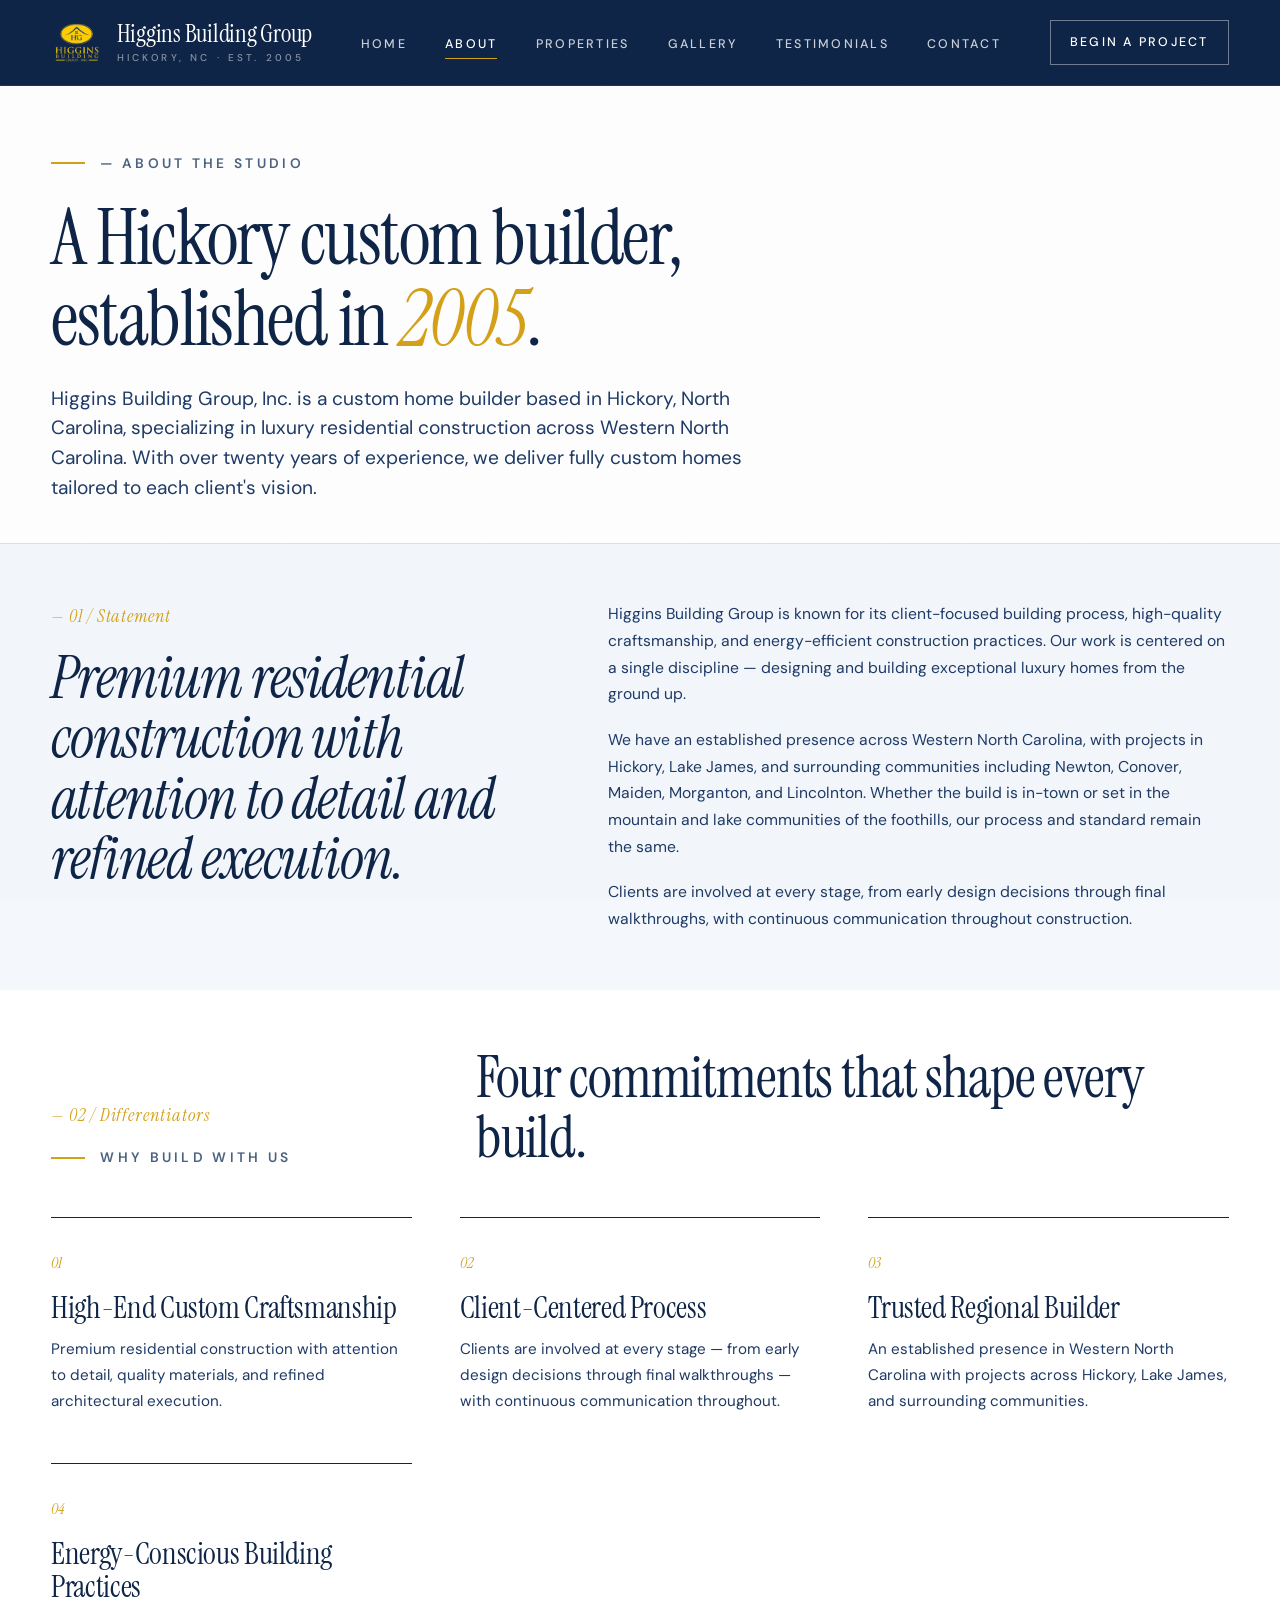
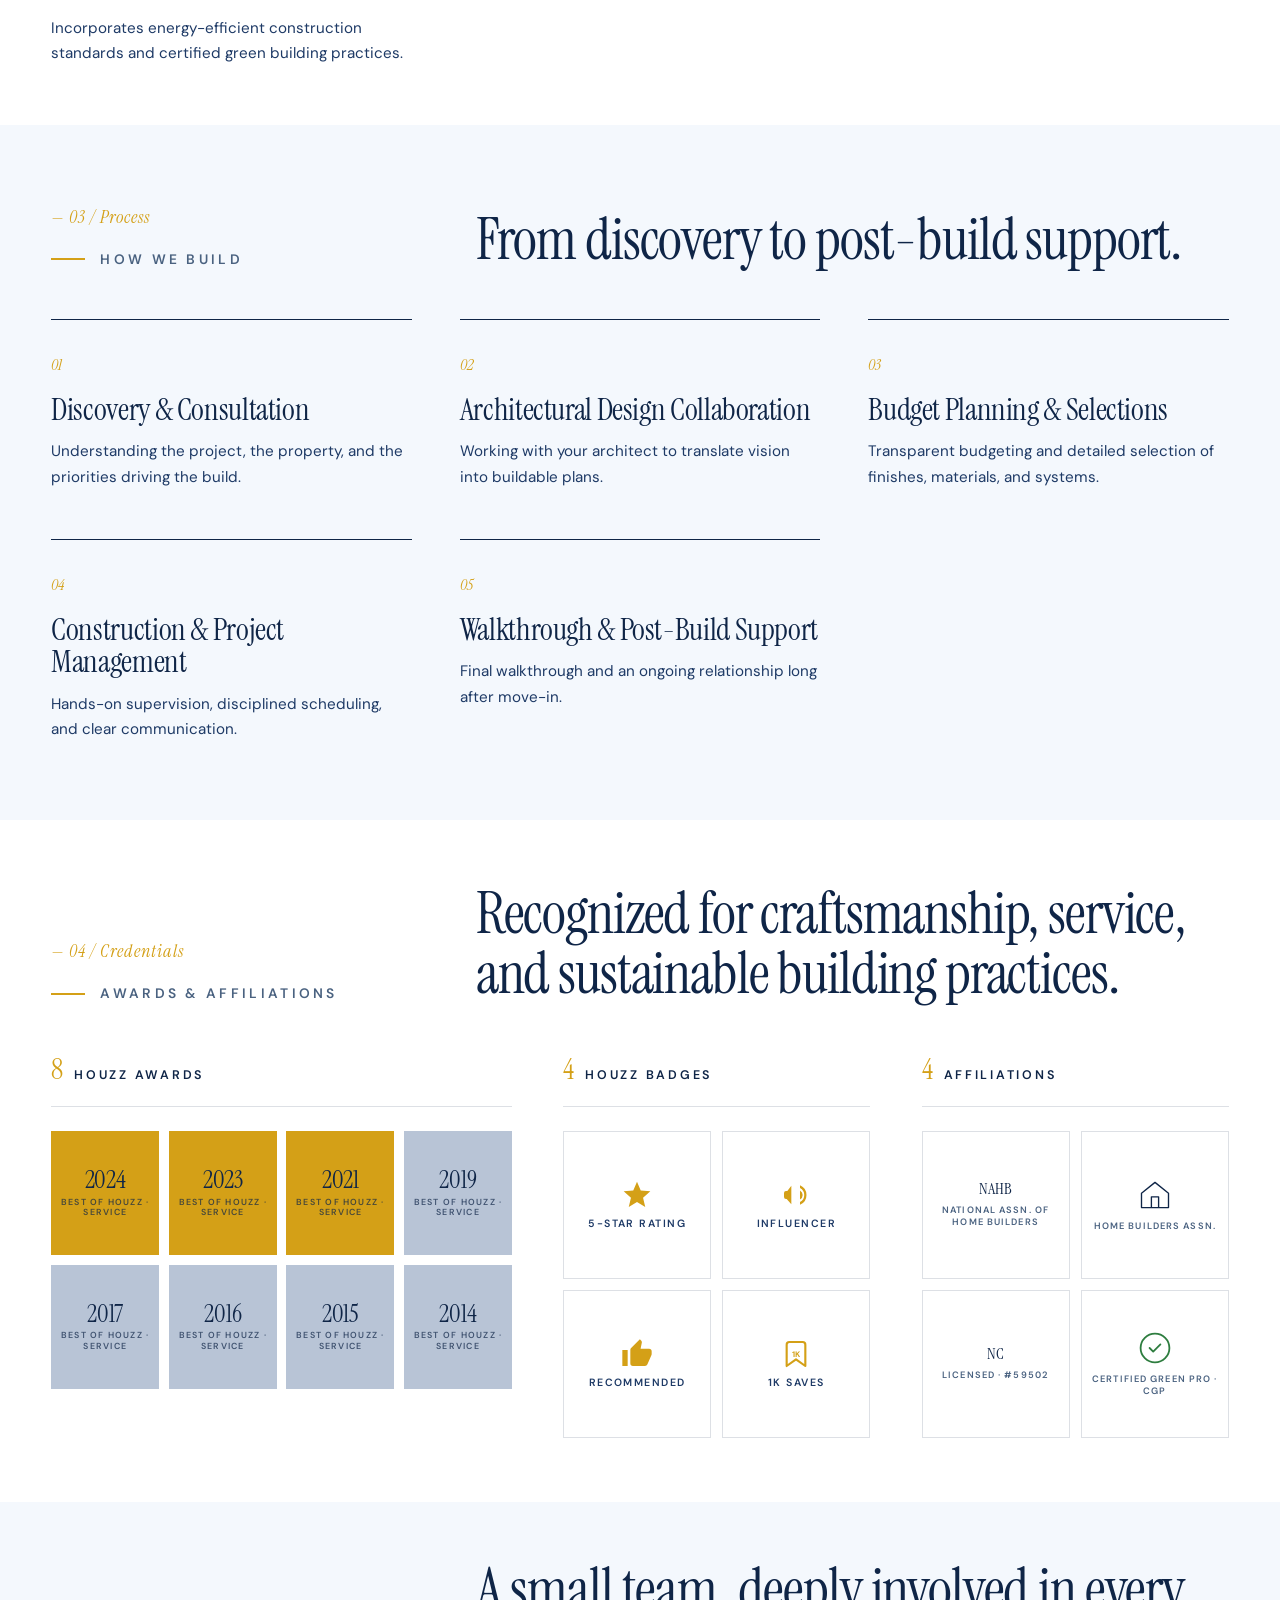
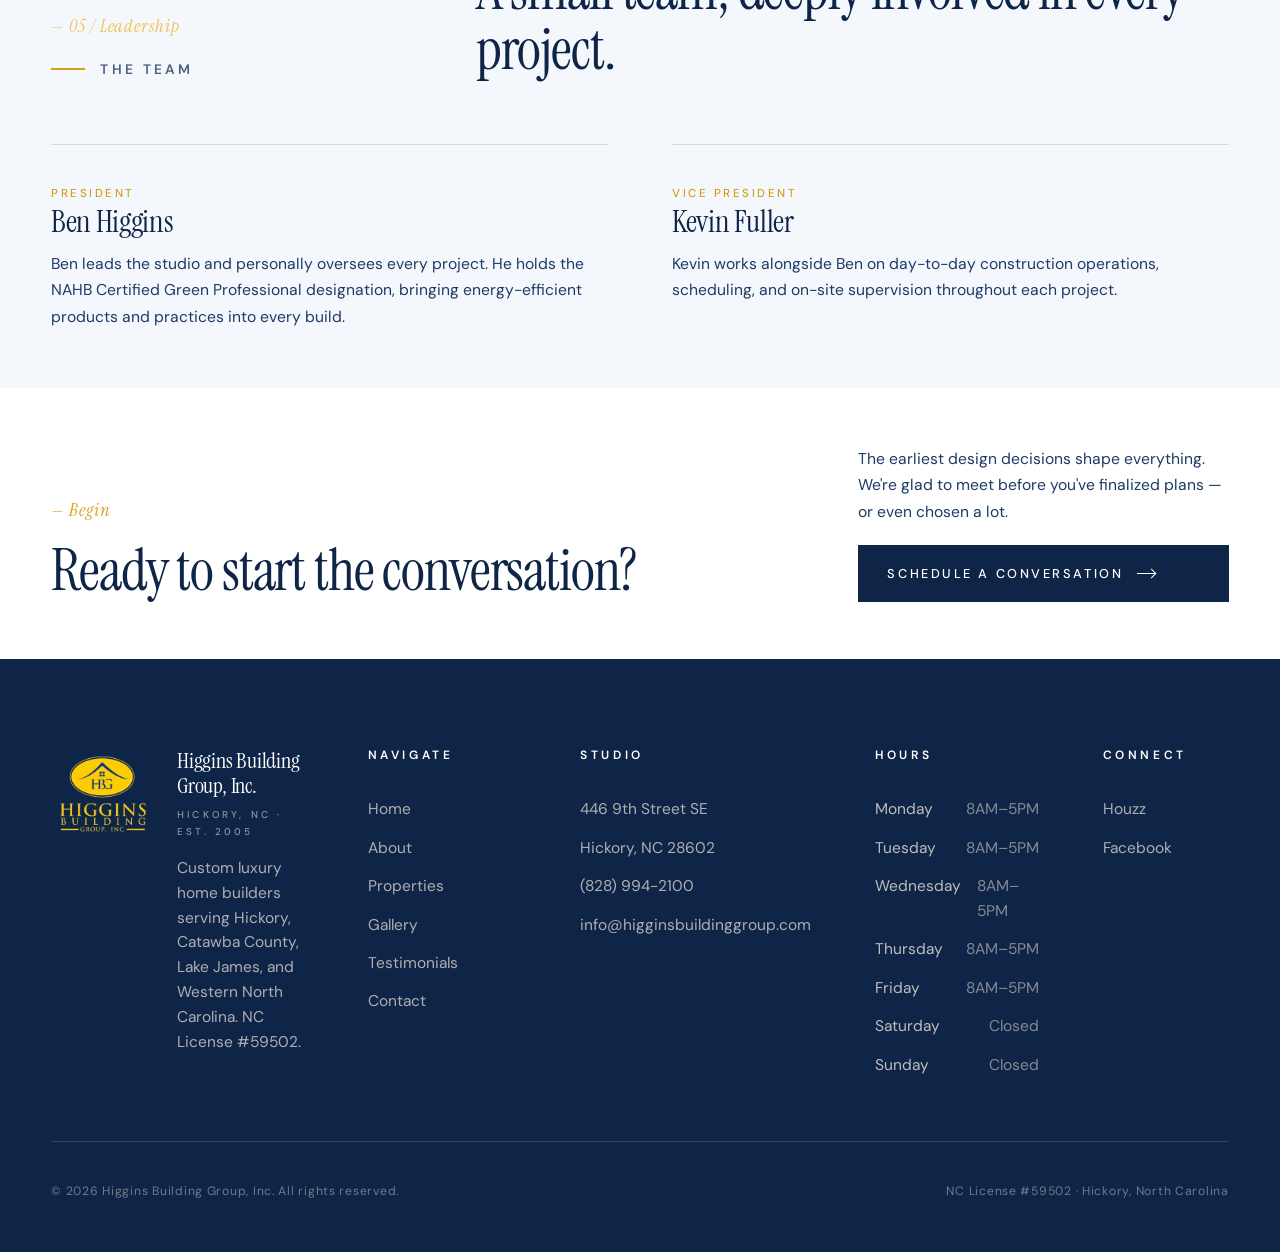
<file: about.html>
<!DOCTYPE html>
<html lang="en">
<head>
    <meta charset="UTF-8">
    <meta name="viewport" content="width=device-width, initial-scale=1.0">
    <meta name="description" content="About Higgins Building Group, Inc. — a Hickory-based custom luxury home builder established in 2005, serving Western North Carolina.">
    <title>About · Higgins Building Group, Inc.</title>
    <link rel="stylesheet" href="styles.css">
    <link rel="icon" type="image/png" href="favicon.png">
    <link rel="apple-touch-icon" href="favicon.png">
    <link rel="preconnect" href="https://fonts.googleapis.com">
    <link rel="preconnect" href="https://fonts.gstatic.com" crossorigin>
</head>
<body>

<nav class="nav" aria-label="Primary">
    <div class="nav-inner">
        <a href="index.html" class="brand">
            <img src="hbglogo.png" alt="" class="brand-logo">
            <span class="brand-text">
                <span class="brand-mark">Higgins Building Group</span>
                <span class="brand-sub">Hickory, NC · Est. 2005</span>
            </span>
        </a>
        <button class="nav-toggle" aria-label="Toggle navigation" aria-expanded="false"><span></span><span></span><span></span></button>
        <ul class="nav-links">
            <li><a href="index.html">Home</a></li>
            <li><a href="about.html" class="active">About</a></li>
            <li><a href="properties.html">Properties</a></li>
            <li><a href="portfolio.html">Gallery</a></li>
            <li><a href="testimonials.html">Testimonials</a></li>
            <li><a href="contact.html">Contact</a></li>
        </ul>
        <a href="contact.html" class="nav-cta">Begin a Project</a>
    </div>
</nav>

<header class="page-hero">
    <div class="container reveal-stagger">
        <span class="eyebrow">— About the Studio</span>
        <h1>A Hickory custom builder,<br>established in <em>2005</em>.</h1>
        <p class="lede">Higgins Building Group, Inc. is a custom home builder based in Hickory, North Carolina, specializing in luxury residential construction across Western North Carolina. With over twenty years of experience, we deliver fully custom homes tailored to each client's vision.</p>
    </div>
</header>

<section class="about-statement section-alt">
    <div class="container">
        <div class="about-statement-grid reveal">
            <div class="left">
                <span class="numeral">— 01 / Statement</span>
                <h2 style="margin-top: 1rem;">Premium residential construction with attention to detail and refined execution.</h2>
            </div>
            <div class="right">
                <p>Higgins Building Group is known for its client-focused building process, high-quality craftsmanship, and energy-efficient construction practices. Our work is centered on a single discipline — designing and building exceptional luxury homes from the ground up.</p>
                <p>We have an established presence across Western North Carolina, with projects in Hickory, Lake James, and surrounding communities including Newton, Conover, Maiden, Morganton, and Lincolnton. Whether the build is in-town or set in the mountain and lake communities of the foothills, our process and standard remain the same.</p>
                <p>Clients are involved at every stage, from early design decisions through final walkthroughs, with continuous communication throughout construction.</p>
            </div>
        </div>
    </div>
</section>

<section class="principles">
    <div class="container">
        <div class="section-head reveal">
            <div class="left">
                <span class="numeral">— 02 / Differentiators</span>
                <span class="eyebrow">Why Build With Us</span>
            </div>
            <h2>Four commitments that shape every build.</h2>
        </div>
        <div class="principle-grid reveal-stagger">
            <div class="principle">
                <span class="num">01</span>
                <h3>High-End Custom Craftsmanship</h3>
                <p>Premium residential construction with attention to detail, quality materials, and refined architectural execution.</p>
            </div>
            <div class="principle">
                <span class="num">02</span>
                <h3>Client-Centered Process</h3>
                <p>Clients are involved at every stage — from early design decisions through final walkthroughs — with continuous communication throughout.</p>
            </div>
            <div class="principle">
                <span class="num">03</span>
                <h3>Trusted Regional Builder</h3>
                <p>An established presence in Western North Carolina with projects across Hickory, Lake James, and surrounding communities.</p>
            </div>
            <div class="principle">
                <span class="num">04</span>
                <h3>Energy-Conscious Building Practices</h3>
                <p>Incorporates energy-efficient construction standards and certified green building practices.</p>
            </div>
        </div>
    </div>
</section>

<section class="section section-alt">
    <div class="container">
        <div class="section-head reveal">
            <div class="left">
                <span class="numeral">— 03 / Process</span>
                <span class="eyebrow">How We Build</span>
            </div>
            <h2>From discovery to post-build support.</h2>
        </div>
        <div class="principle-grid reveal-stagger">
            <div class="principle">
                <span class="num">01</span>
                <h3>Discovery &amp; Consultation</h3>
                <p>Understanding the project, the property, and the priorities driving the build.</p>
            </div>
            <div class="principle">
                <span class="num">02</span>
                <h3>Architectural Design Collaboration</h3>
                <p>Working with your architect to translate vision into buildable plans.</p>
            </div>
            <div class="principle">
                <span class="num">03</span>
                <h3>Budget Planning &amp; Selections</h3>
                <p>Transparent budgeting and detailed selection of finishes, materials, and systems.</p>
            </div>
            <div class="principle">
                <span class="num">04</span>
                <h3>Construction &amp; Project Management</h3>
                <p>Hands-on supervision, disciplined scheduling, and clear communication.</p>
            </div>
            <div class="principle">
                <span class="num">05</span>
                <h3>Walkthrough &amp; Post-Build Support</h3>
                <p>Final walkthrough and an ongoing relationship long after move-in.</p>
            </div>
        </div>
    </div>
</section>

<section class="section credentials">
    <div class="container">
        <div class="section-head reveal">
            <div class="left">
                <span class="numeral">— 04 / Credentials</span>
                <span class="eyebrow">Awards &amp; Affiliations</span>
            </div>
            <h2>Recognized for craftsmanship, service, and sustainable building practices.</h2>
        </div>

        <div class="credentials-grid reveal-stagger">

            <!-- Houzz Awards -->
            <div class="cred-block">
                <div class="cred-head">
                    <span class="cred-count">8</span>
                    <span class="cred-title">Houzz Awards</span>
                </div>
                <div class="cred-awards">
                    <div class="cred-award gold"><span class="yr">2024</span><span class="lbl">Best of Houzz · Service</span></div>
                    <div class="cred-award gold"><span class="yr">2023</span><span class="lbl">Best of Houzz · Service</span></div>
                    <div class="cred-award gold"><span class="yr">2021</span><span class="lbl">Best of Houzz · Service</span></div>
                    <div class="cred-award silver"><span class="yr">2019</span><span class="lbl">Best of Houzz · Service</span></div>
                    <div class="cred-award silver"><span class="yr">2017</span><span class="lbl">Best of Houzz · Service</span></div>
                    <div class="cred-award silver"><span class="yr">2016</span><span class="lbl">Best of Houzz · Service</span></div>
                    <div class="cred-award silver"><span class="yr">2015</span><span class="lbl">Best of Houzz · Service</span></div>
                    <div class="cred-award silver"><span class="yr">2014</span><span class="lbl">Best of Houzz · Service</span></div>
                </div>
            </div>

            <!-- Houzz Badges -->
            <div class="cred-block">
                <div class="cred-head">
                    <span class="cred-count">4</span>
                    <span class="cred-title">Houzz Badges</span>
                </div>
                <div class="cred-badges">
                    <div class="cred-badge">
                        <span class="icon">
                            <svg viewBox="0 0 24 24" fill="currentColor"><path d="M12 17.27 18.18 21l-1.64-7.03L22 9.24l-7.19-.61L12 2 9.19 8.63 2 9.24l5.46 4.73L5.82 21z"/></svg>
                        </span>
                        <span class="name">5-Star Rating</span>
                    </div>
                    <div class="cred-badge">
                        <span class="icon">
                            <svg viewBox="0 0 24 24" fill="currentColor"><path d="M3 10.5v3a1.5 1.5 0 0 0 1.5 1.5h.5l3.5 4V5L5.5 9H4.5A1.5 1.5 0 0 0 3 10.5zm14 1.5a4 4 0 0 0-2-3.46v6.92A4 4 0 0 0 17 12zm-2-7.36v2.06a6 6 0 0 1 0 10.6v2.06A8 8 0 0 0 15 4.64z"/></svg>
                        </span>
                        <span class="name">Influencer</span>
                    </div>
                    <div class="cred-badge">
                        <span class="icon">
                            <svg viewBox="0 0 24 24" fill="currentColor"><path d="M1 21h4V9H1zM23 10a2 2 0 0 0-2-2h-6.31l.95-4.57.03-.32a1.5 1.5 0 0 0-.44-1.06L14.17 1 7.59 7.58A1.99 1.99 0 0 0 7 9v10a2 2 0 0 0 2 2h9a2 2 0 0 0 1.84-1.22l3.02-7.05c.09-.23.14-.47.14-.73z"/></svg>
                        </span>
                        <span class="name">Recommended</span>
                    </div>
                    <div class="cred-badge">
                        <span class="icon">
                            <svg viewBox="0 0 24 24" fill="none" stroke="currentColor" stroke-width="1.6" stroke-linecap="round" stroke-linejoin="round"><path d="M19 21l-7-5-7 5V5a2 2 0 0 1 2-2h10a2 2 0 0 1 2 2z"/><text x="12" y="14" text-anchor="middle" font-size="6" font-weight="700" fill="currentColor" stroke="none">1K</text></svg>
                        </span>
                        <span class="name">1K Saves</span>
                    </div>
                </div>
            </div>

            <!-- Affiliations -->
            <div class="cred-block">
                <div class="cred-head">
                    <span class="cred-count">4</span>
                    <span class="cred-title">Affiliations</span>
                </div>
                <div class="cred-affiliations">
                    <div class="cred-aff" title="National Association of Home Builders">
                        <span class="abbr">NAHB</span>
                        <span class="full">National Assn. of Home Builders</span>
                    </div>
                    <div class="cred-aff" title="Catawba Valley Home Builders Association">
                        <span class="icon">
                            <svg viewBox="0 0 40 40" fill="none" stroke="currentColor" stroke-width="1.5" stroke-linejoin="round"><path d="M5 18 L20 6 L35 18 L35 34 L5 34 Z"/><path d="M16 34 L16 22 L24 22 L24 34"/></svg>
                        </span>
                        <span class="full">Home Builders Assn.</span>
                    </div>
                    <div class="cred-aff" title="Licensed in North Carolina">
                        <span class="abbr">NC</span>
                        <span class="full">Licensed · #59502</span>
                    </div>
                    <div class="cred-aff" title="Certified Green Professional">
                        <span class="icon" style="color: #2E7D3F;">
                            <svg viewBox="0 0 40 40" fill="none" stroke="currentColor" stroke-width="2"><circle cx="20" cy="20" r="16"/><path d="M14 20l4 4 8-8" stroke-linecap="round" stroke-linejoin="round"/></svg>
                        </span>
                        <span class="full">Certified Green Pro · CGP</span>
                    </div>
                </div>
            </div>

        </div>
    </div>
</section>

<section class="leadership section-alt">
    <div class="container">
        <div class="section-head reveal">
            <div class="left">
                <span class="numeral" style="color: var(--brass-soft);">— 05 / Leadership</span>
                <span class="eyebrow">The Team</span>
            </div>
            <h2>A small team, deeply involved in every project.</h2>
        </div>
        <div class="leader-grid reveal-stagger">
            <article class="leader">
                <span class="role">President</span>
                <h3>Ben Higgins</h3>
                <p>Ben leads the studio and personally oversees every project. He holds the NAHB Certified Green Professional designation, bringing energy-efficient products and practices into every build.</p>
            </article>
            <article class="leader">
                <span class="role">Vice President</span>
                <h3>Kevin Fuller</h3>
                <p>Kevin works alongside Ben on day-to-day construction operations, scheduling, and on-site supervision throughout each project.</p>
            </article>
        </div>
    </div>
</section>

<section class="cta-strip">
    <div class="container">
        <div class="cta-inner reveal">
            <div>
                <span class="numeral">— Begin</span>
                <h2 style="margin-top: 1rem;">Ready to start the conversation?</h2>
            </div>
            <div class="right">
                <p>The earliest design decisions shape everything. We're glad to meet before you've finalized plans — or even chosen a lot.</p>
                <a href="contact.html" class="btn btn-filled">Schedule a Conversation <span class="arrow"></span></a>
            </div>
        </div>
    </div>
</section>

<footer class="footer">
    <div class="container">
        <div class="footer-grid">
            <div class="brand-block">
                <img src="hbglogo.png" alt="Higgins Building Group logo" class="footer-logo">
                <div class="brand-block-text">
                    <span class="brand-mark">Higgins Building Group, Inc.</span>
                    <span class="brand-sub">Hickory, NC · Est. 2005</span>
                    <p>Custom luxury home builders serving Hickory, Catawba County, Lake James, and Western North Carolina. NC License #59502.</p>
                </div>
            </div>
            <div>
                <h4>Navigate</h4>
                <ul>
                    <li><a href="index.html">Home</a></li>
                    <li><a href="about.html">About</a></li>
                    <li><a href="properties.html">Properties</a></li>
                    <li><a href="portfolio.html">Gallery</a></li>
                    <li><a href="testimonials.html">Testimonials</a></li>
                    <li><a href="contact.html">Contact</a></li>
                </ul>
            </div>
            <div>
                <h4>Studio</h4>
                <ul>
                    <li>446 9th Street SE</li>
                    <li>Hickory, NC 28602</li>
                    <li><a href="tel:+18289942100">(828) 994-2100</a></li>
                    <li><a href="mailto:info@higginsbuildinggroup.com">info@higginsbuildinggroup.com</a></li>
                </ul>
            </div>
            <div>
                <h4>Hours</h4>
                <ul class="hours-list">
                    <li><span class="day">Monday</span><span class="time">8AM–5PM</span></li>
                    <li><span class="day">Tuesday</span><span class="time">8AM–5PM</span></li>
                    <li><span class="day">Wednesday</span><span class="time">8AM–5PM</span></li>
                    <li><span class="day">Thursday</span><span class="time">8AM–5PM</span></li>
                    <li><span class="day">Friday</span><span class="time">8AM–5PM</span></li>
                    <li><span class="day">Saturday</span><span class="time">Closed</span></li>
                    <li><span class="day">Sunday</span><span class="time">Closed</span></li>
                </ul>
            </div>
            <div>
                <h4>Connect</h4>
                <ul>
                    <li><a href="https://www.houzz.com/pro/higginsbuildinggroup/higgins-building-group-inc" target="_blank" rel="noopener">Houzz</a></li>
                    <li><a href="https://www.facebook.com/higginsbuildinggroup" target="_blank" rel="noopener">Facebook</a></li>
                </ul>
            </div>
        </div>
        <div class="footer-base">
            <span>© <span id="year"></span> Higgins Building Group, Inc. All rights reserved.</span>
            <span>NC License #59502 · Hickory, North Carolina</span>
        </div>
    </div>
</footer>

<script>document.getElementById('year').textContent = new Date().getFullYear();</script>
<script src="script.js"></script>
</body>
</html>
</file>
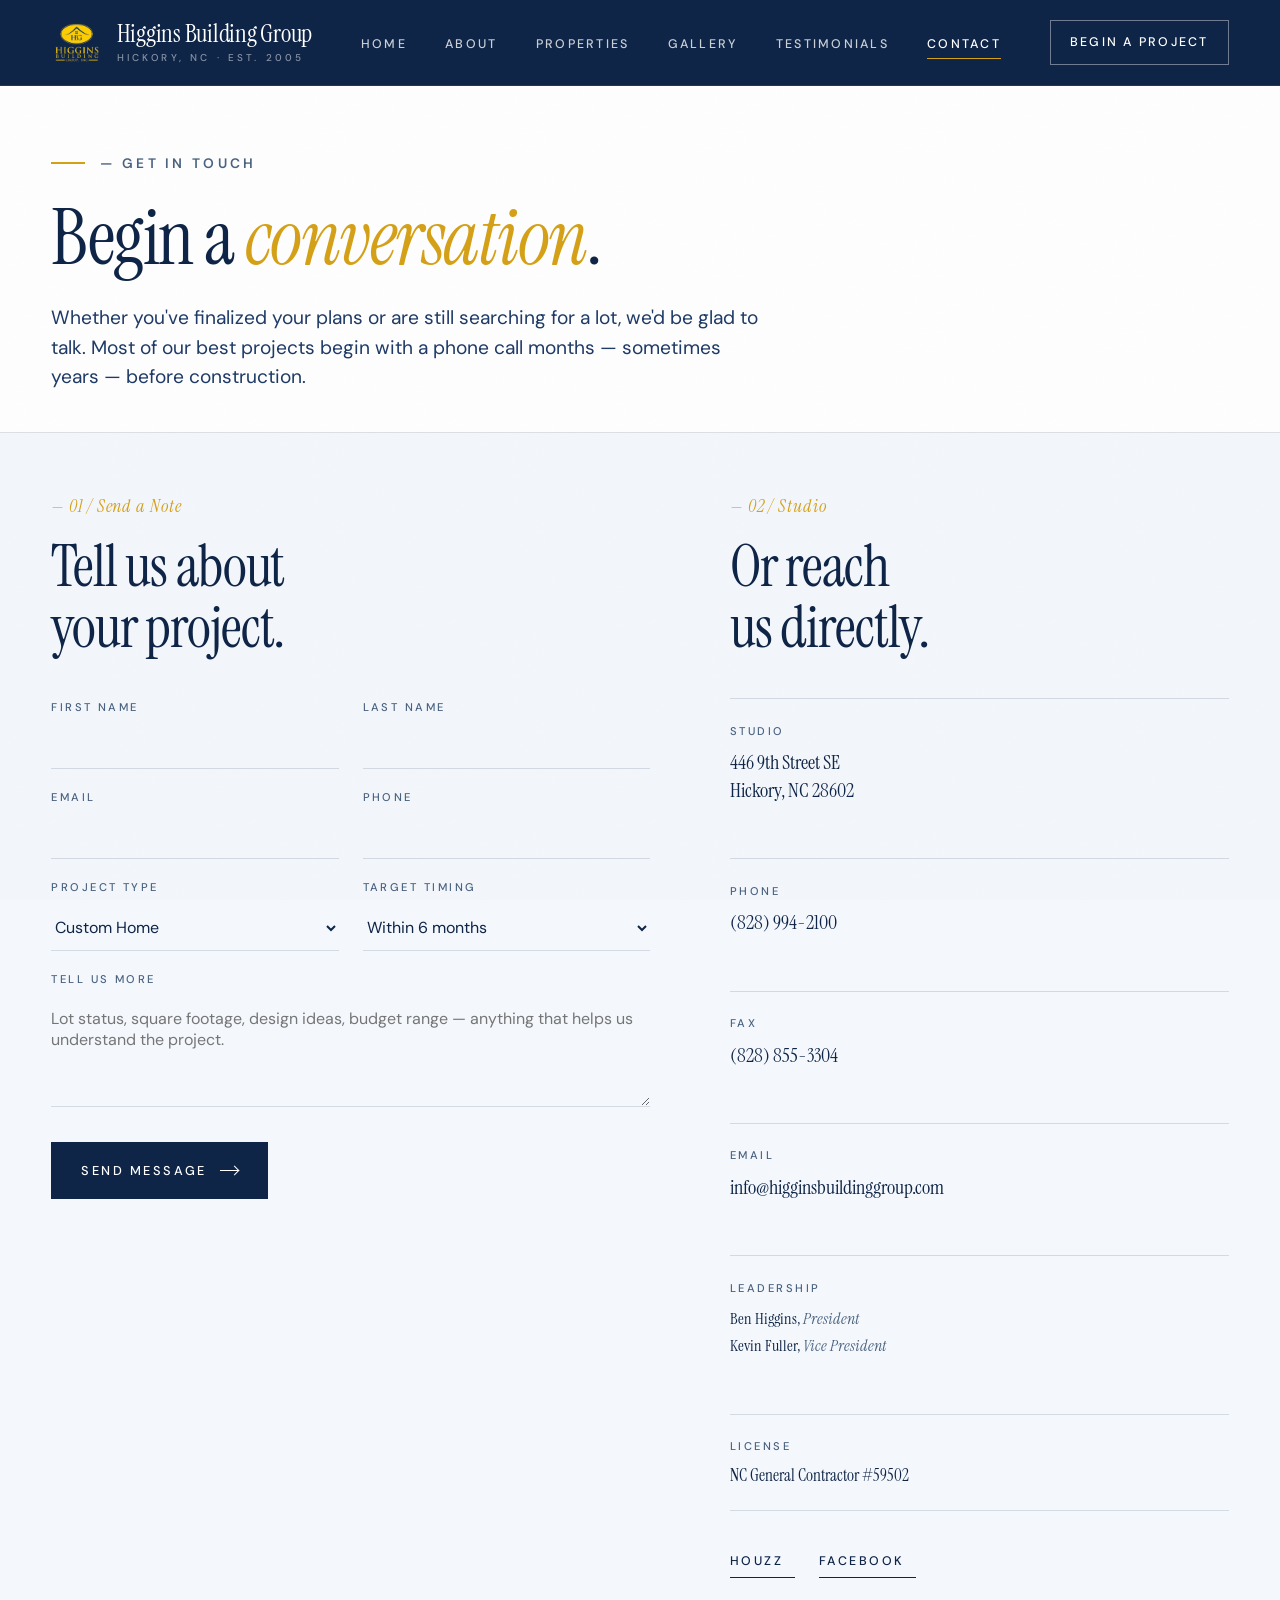
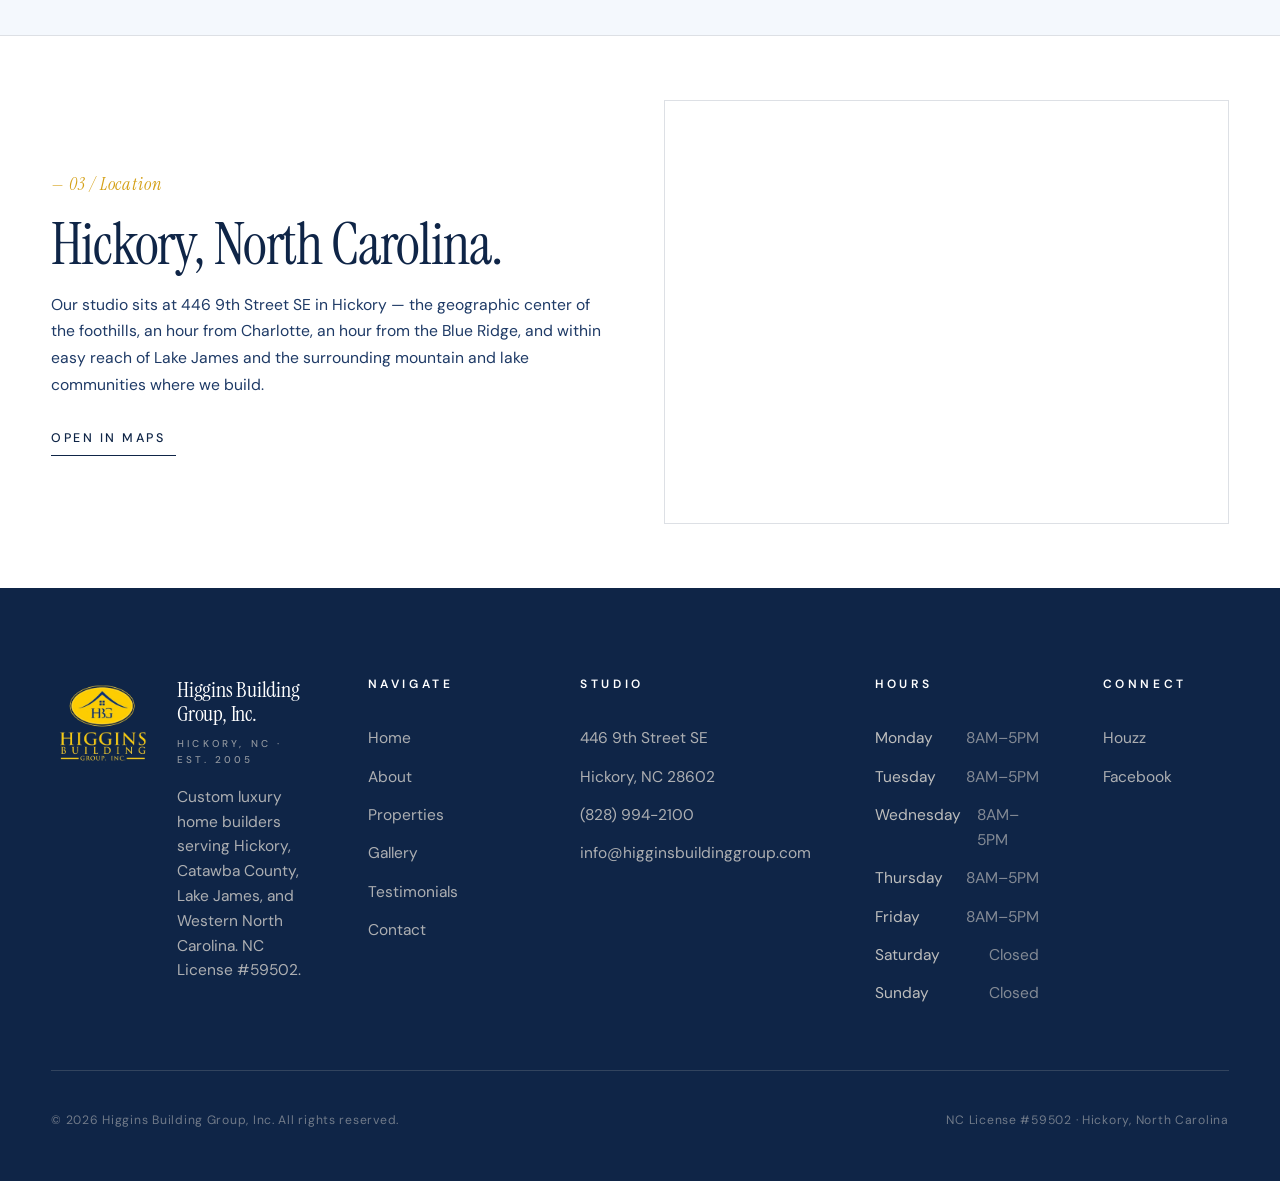
<file: contact.html>
<!DOCTYPE html>
<html lang="en">
<head>
    <meta charset="UTF-8">
    <meta name="viewport" content="width=device-width, initial-scale=1.0">
    <meta name="description" content="Contact Higgins Building Group, Inc. — custom luxury home builders in Hickory, NC. (828) 994-2100 · info@higginsbuildinggroup.com">
    <title>Contact · Higgins Building Group, Inc.</title>
    <link rel="stylesheet" href="styles.css">
    <link rel="icon" type="image/png" href="favicon.png">
    <link rel="apple-touch-icon" href="favicon.png">
    <link rel="preconnect" href="https://fonts.googleapis.com">
    <link rel="preconnect" href="https://fonts.gstatic.com" crossorigin>
</head>
<body>

<nav class="nav" aria-label="Primary">
    <div class="nav-inner">
        <a href="index.html" class="brand">
            <img src="hbglogo.png" alt="" class="brand-logo">
            <span class="brand-text">
                <span class="brand-mark">Higgins Building Group</span>
                <span class="brand-sub">Hickory, NC · Est. 2005</span>
            </span>
        </a>
        <button class="nav-toggle" aria-label="Toggle navigation" aria-expanded="false"><span></span><span></span><span></span></button>
        <ul class="nav-links">
            <li><a href="index.html">Home</a></li>
            <li><a href="about.html">About</a></li>
            <li><a href="properties.html">Properties</a></li>
            <li><a href="portfolio.html">Gallery</a></li>
            <li><a href="testimonials.html">Testimonials</a></li>
            <li><a href="contact.html" class="active">Contact</a></li>
        </ul>
        <a href="contact.html" class="nav-cta">Begin a Project</a>
    </div>
</nav>

<header class="page-hero">
    <div class="container reveal-stagger">
        <span class="eyebrow">— Get In Touch</span>
        <h1>Begin a <em>conversation</em>.</h1>
        <p class="lede">Whether you've finalized your plans or are still searching for a lot, we'd be glad to talk. Most of our best projects begin with a phone call months — sometimes years — before construction.</p>
    </div>
</header>

<section class="section-alt">
    <div class="container">
        <div class="contact-grid">

            <div class="reveal">
                <span class="numeral">— 01 / Send a Note</span>
                <h2 style="margin-top: 1rem; margin-bottom: 2.5rem;">Tell us about<br>your project.</h2>

                <form class="contact-form" novalidate>
                    <div class="field-row">
                        <div class="field">
                            <label for="fname">First Name</label>
                            <input type="text" id="fname" name="fname" required>
                        </div>
                        <div class="field">
                            <label for="lname">Last Name</label>
                            <input type="text" id="lname" name="lname" required>
                        </div>
                    </div>

                    <div class="field-row">
                        <div class="field">
                            <label for="email">Email</label>
                            <input type="email" id="email" name="email" required>
                        </div>
                        <div class="field">
                            <label for="phone">Phone</label>
                            <input type="tel" id="phone" name="phone">
                        </div>
                    </div>

                    <div class="field-row">
                        <div class="field">
                            <label for="type">Project Type</label>
                            <select id="type" name="type">
                                <option>Custom Home</option>
                                <option>Lake or Mountain Home</option>
                                <option>Pool House / Outdoor Living</option>
                                <option>Home Theater / Specialty Build</option>
                                <option>General Contracting</option>
                                <option>Other / Not Sure Yet</option>
                            </select>
                        </div>
                        <div class="field">
                            <label for="timing">Target Timing</label>
                            <select id="timing" name="timing">
                                <option>Within 6 months</option>
                                <option>6–12 months</option>
                                <option>12–24 months</option>
                                <option>Just exploring</option>
                            </select>
                        </div>
                    </div>

                    <div class="field">
                        <label for="msg">Tell Us More</label>
                        <textarea id="msg" name="msg" placeholder="Lot status, square footage, design ideas, budget range — anything that helps us understand the project."></textarea>
                    </div>

                    <div style="margin-top: 1rem;">
                        <button type="submit" class="btn btn-filled">Send Message <span class="arrow"></span></button>
                    </div>
                </form>
            </div>

            <div class="reveal">
                <span class="numeral">— 02 / Studio</span>
                <h2 style="margin-top: 1rem; margin-bottom: 2.5rem;">Or reach<br>us directly.</h2>

                <div class="contact-info">
                    <div class="info-block">
                        <span class="label">Studio</span>
                        <div class="value">446 9th Street SE<br>Hickory, NC 28602</div>
                    </div>
                    <div class="info-block">
                        <span class="label">Phone</span>
                        <div class="value"><a href="tel:+18289942100">(828) 994-2100</a></div>
                    </div>
                    <div class="info-block">
                        <span class="label">Fax</span>
                        <div class="value">(828) 855-3304</div>
                    </div>
                    <div class="info-block">
                        <span class="label">Email</span>
                        <div class="value"><a href="mailto:info@higginsbuildinggroup.com">info@higginsbuildinggroup.com</a></div>
                    </div>
                    <div class="info-block">
                        <span class="label">Leadership</span>
                        <div class="value" style="font-size: 1rem; line-height: 1.7;">
                            Ben Higgins, <em style="color: var(--stone); font-style: italic;">President</em><br>
                            Kevin Fuller, <em style="color: var(--stone); font-style: italic;">Vice President</em>
                        </div>
                    </div>
                    <div class="info-block">
                        <span class="label">License</span>
                        <div class="value" style="font-size: 1.05rem;">NC General Contractor #59502</div>
                    </div>
                </div>

                <div style="margin-top: 2.5rem; display: flex; gap: 1.5rem; flex-wrap: wrap;">
                    <a href="https://www.houzz.com/pro/higginsbuildinggroup/higgins-building-group-inc" target="_blank" rel="noopener" class="tlink">Houzz <span class="arrow"></span></a>
                    <a href="https://www.facebook.com/higginsbuildinggroup" target="_blank" rel="noopener" class="tlink">Facebook <span class="arrow"></span></a>
                </div>
            </div>

        </div>
    </div>
</section>

<section style="padding: clamp(3rem, 5vw, 5rem) 0; border-top: 1px solid var(--line);">
    <div class="container reveal">
        <div style="display: grid; grid-template-columns: 1fr 1fr; gap: 3rem; align-items: center;">
            <div>
                <span class="numeral">— 03 / Location</span>
                <h2 style="margin-top: 1rem; margin-bottom: 1rem;">Hickory, North Carolina.</h2>
                <p>Our studio sits at 446 9th Street SE in Hickory — the geographic center of the foothills, an hour from Charlotte, an hour from the Blue Ridge, and within easy reach of Lake James and the surrounding mountain and lake communities where we build.</p>
                <div style="margin-top: 1.5rem;">
                    <a href="https://maps.google.com/?q=446+9th+Street+SE+Hickory+NC+28602" target="_blank" rel="noopener" class="tlink">Open in Maps <span class="arrow"></span></a>
                </div>
            </div>
            <div style="aspect-ratio: 4/3; overflow: hidden; border: 1px solid var(--line);">
                <iframe
                    src="https://maps.google.com/maps?q=446%209th%20Street%20SE%20Hickory%20NC%2028602&t=&z=16&ie=UTF8&iwloc=B&output=embed"
                    style="width:100%; height:100%; border:0; filter: grayscale(0.15) contrast(0.98);"
                    loading="lazy"
                    referrerpolicy="no-referrer-when-downgrade"
                    title="Higgins Building Group studio location, 446 9th Street SE, Hickory NC"></iframe>
            </div>
        </div>
    </div>
</section>

<footer class="footer">
    <div class="container">
        <div class="footer-grid">
            <div class="brand-block">
                <img src="hbglogo.png" alt="Higgins Building Group logo" class="footer-logo">
                <div class="brand-block-text">
                    <span class="brand-mark">Higgins Building Group, Inc.</span>
                    <span class="brand-sub">Hickory, NC · Est. 2005</span>
                    <p>Custom luxury home builders serving Hickory, Catawba County, Lake James, and Western North Carolina. NC License #59502.</p>
                </div>
            </div>
            <div>
                <h4>Navigate</h4>
                <ul>
                    <li><a href="index.html">Home</a></li>
                    <li><a href="about.html">About</a></li>
                    <li><a href="properties.html">Properties</a></li>
                    <li><a href="portfolio.html">Gallery</a></li>
                    <li><a href="testimonials.html">Testimonials</a></li>
                    <li><a href="contact.html">Contact</a></li>
                </ul>
            </div>
            <div>
                <h4>Studio</h4>
                <ul>
                    <li>446 9th Street SE</li>
                    <li>Hickory, NC 28602</li>
                    <li><a href="tel:+18289942100">(828) 994-2100</a></li>
                    <li><a href="mailto:info@higginsbuildinggroup.com">info@higginsbuildinggroup.com</a></li>
                </ul>
            </div>
            <div>
                <h4>Hours</h4>
                <ul class="hours-list">
                    <li><span class="day">Monday</span><span class="time">8AM–5PM</span></li>
                    <li><span class="day">Tuesday</span><span class="time">8AM–5PM</span></li>
                    <li><span class="day">Wednesday</span><span class="time">8AM–5PM</span></li>
                    <li><span class="day">Thursday</span><span class="time">8AM–5PM</span></li>
                    <li><span class="day">Friday</span><span class="time">8AM–5PM</span></li>
                    <li><span class="day">Saturday</span><span class="time">Closed</span></li>
                    <li><span class="day">Sunday</span><span class="time">Closed</span></li>
                </ul>
            </div>
            <div>
                <h4>Connect</h4>
                <ul>
                    <li><a href="https://www.houzz.com/pro/higginsbuildinggroup/higgins-building-group-inc" target="_blank" rel="noopener">Houzz</a></li>
                    <li><a href="https://www.facebook.com/higginsbuildinggroup" target="_blank" rel="noopener">Facebook</a></li>
                </ul>
            </div>
        </div>
        <div class="footer-base">
            <span>© <span id="year"></span> Higgins Building Group, Inc. All rights reserved.</span>
            <span>NC License #59502 · Hickory, North Carolina</span>
        </div>
    </div>
</footer>

<script>document.getElementById('year').textContent = new Date().getFullYear();</script>
<script src="script.js"></script>
</body>
</html>
</file>
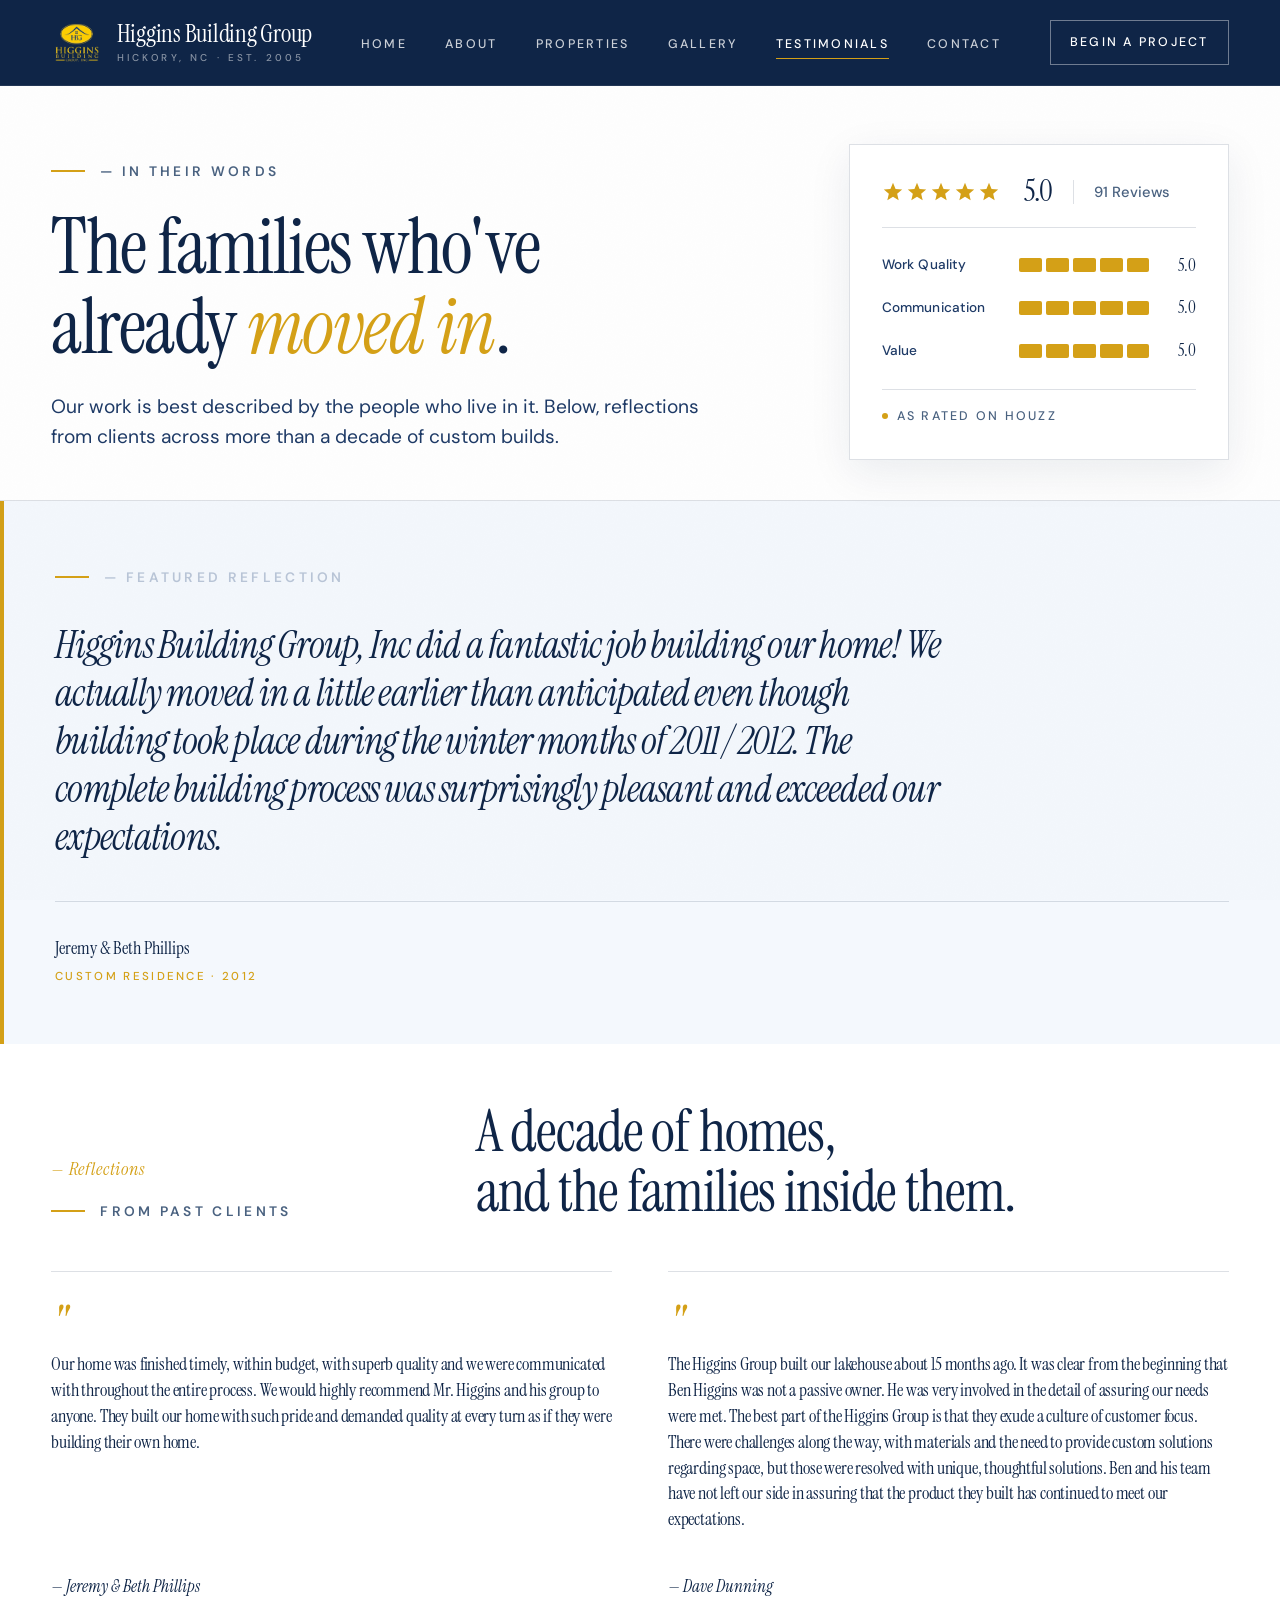
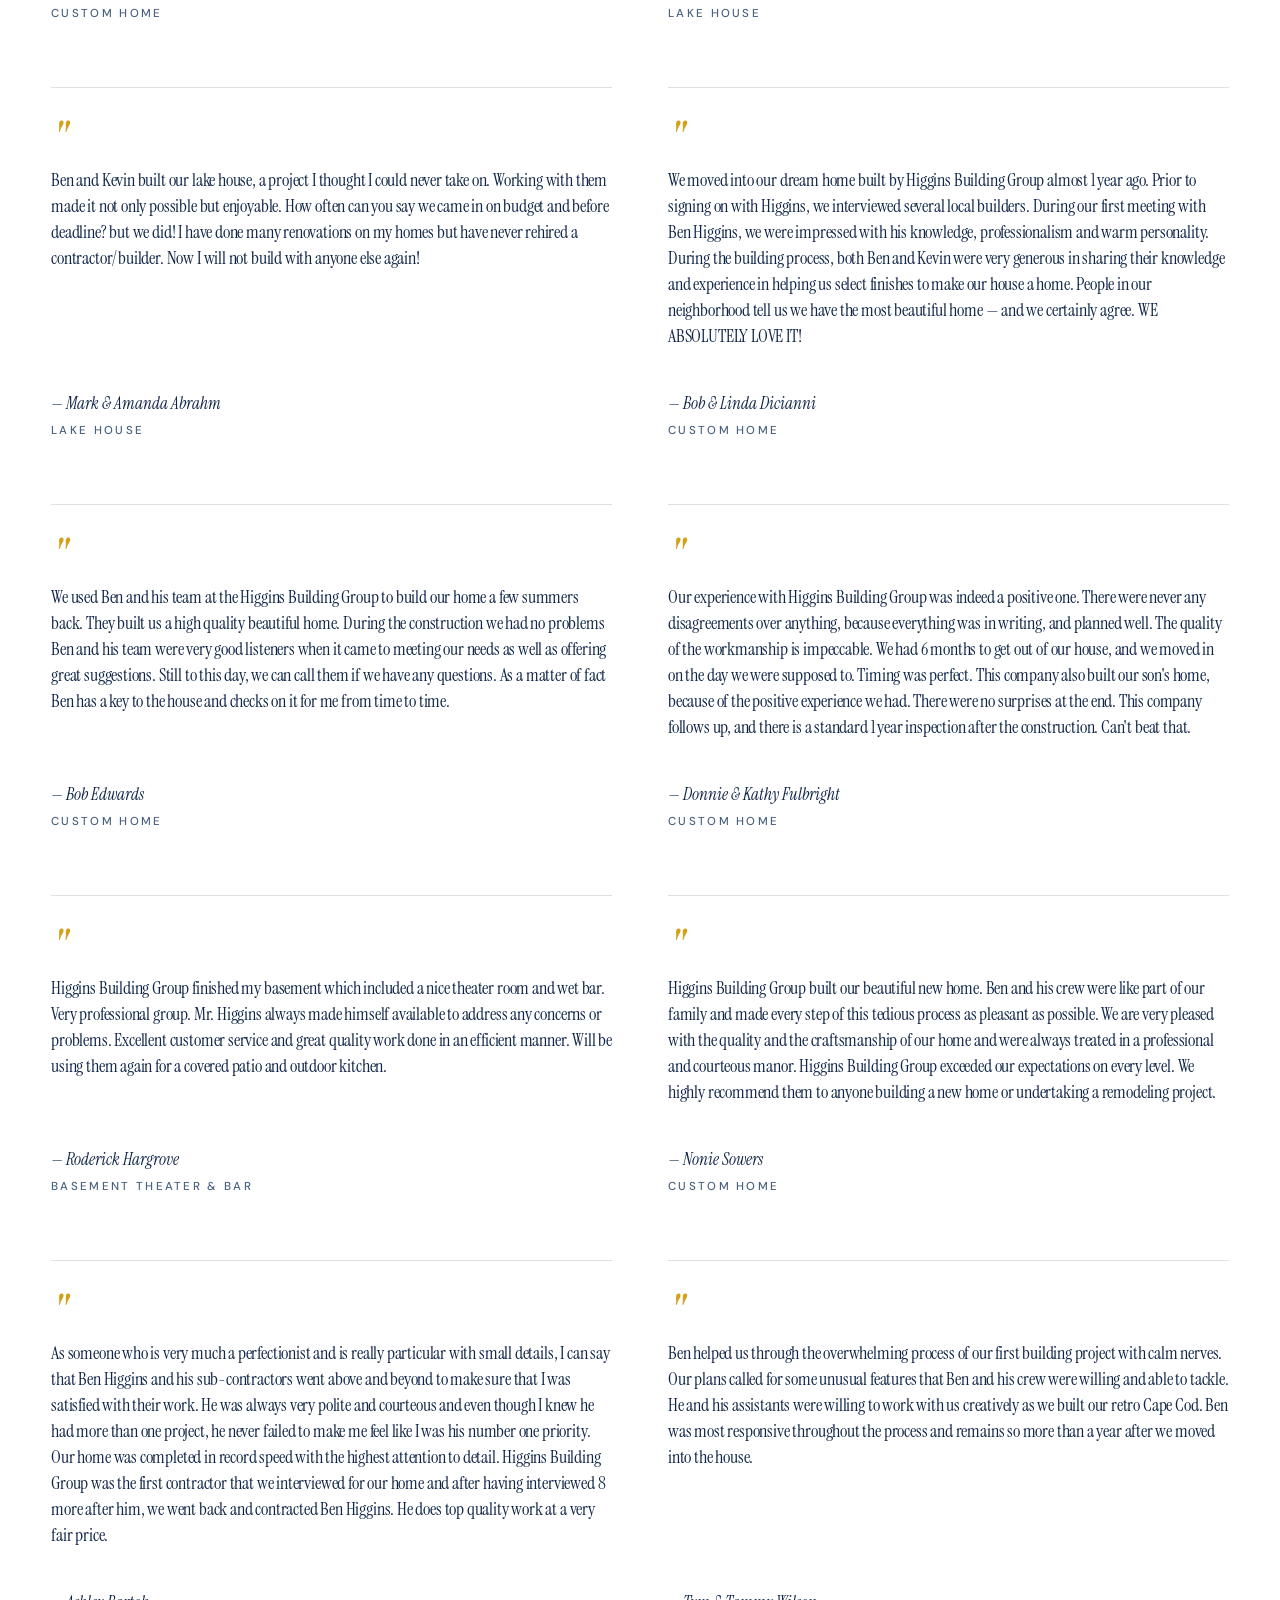
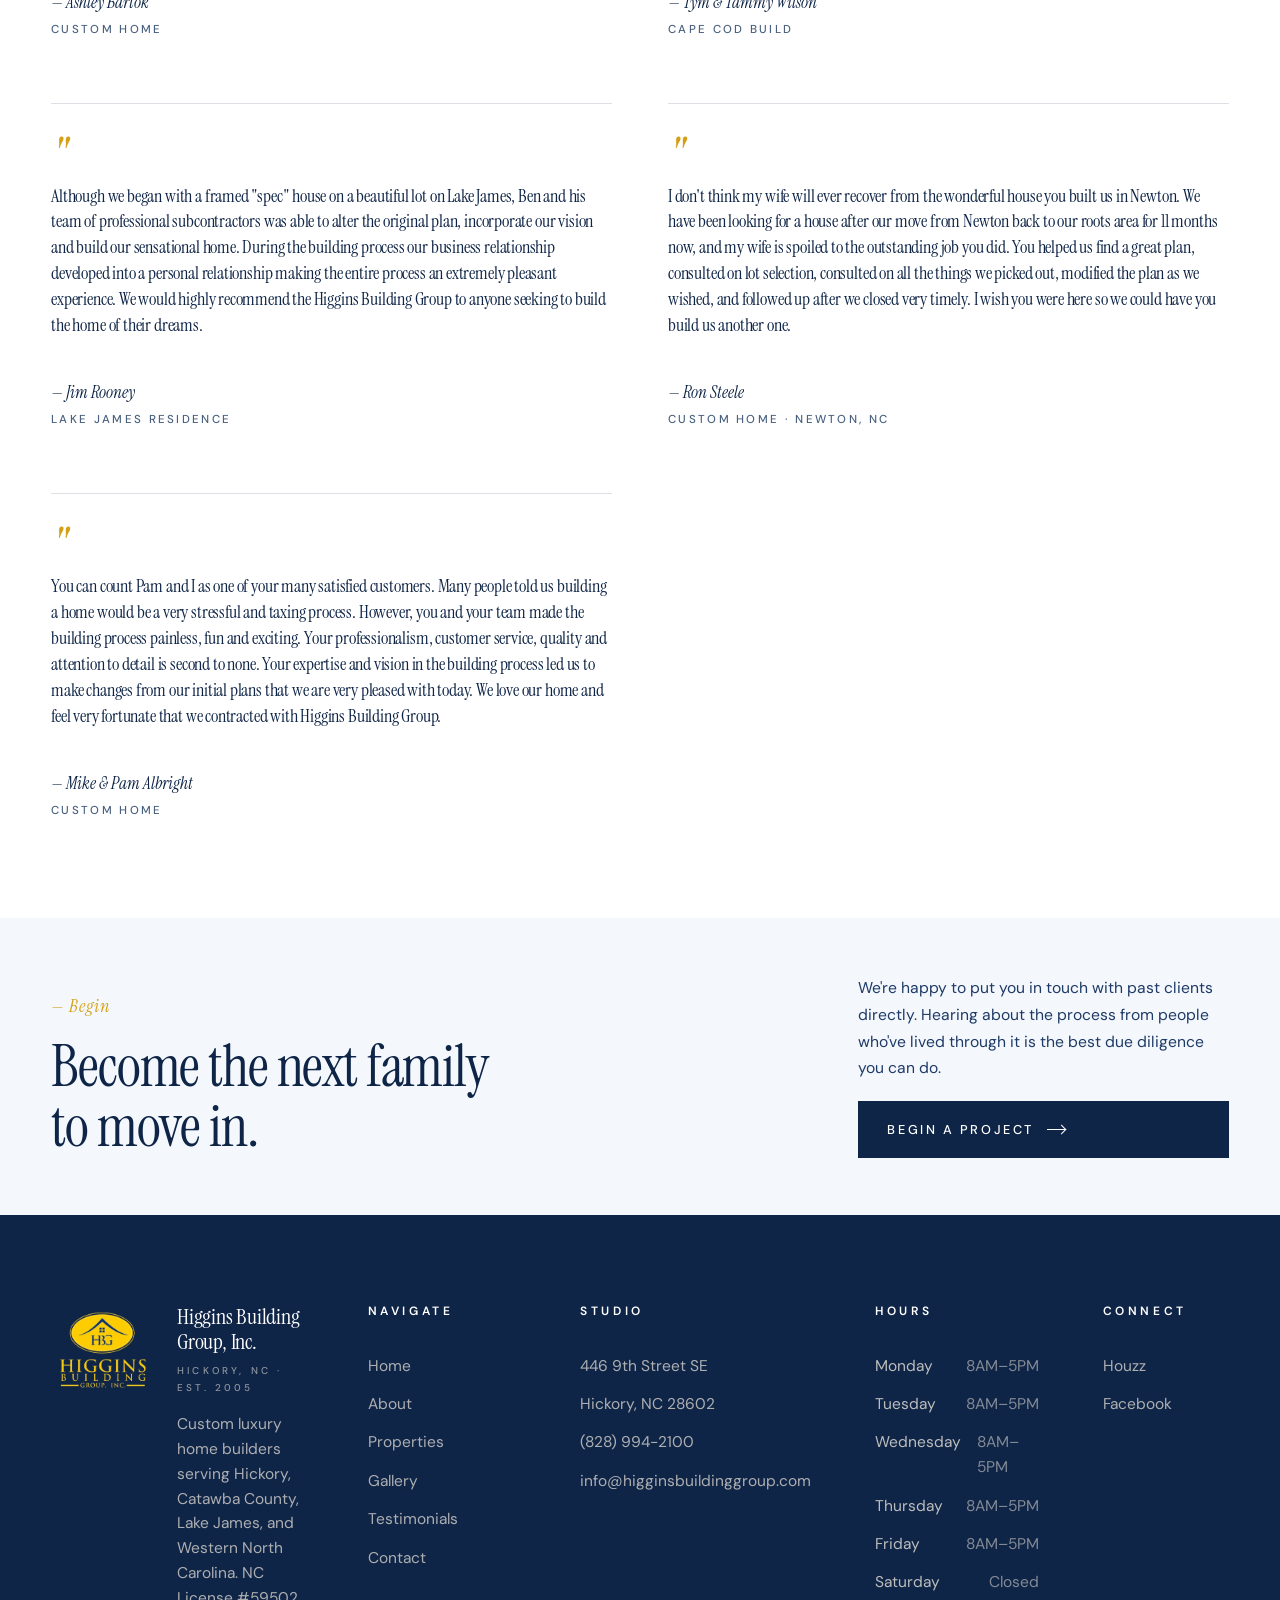
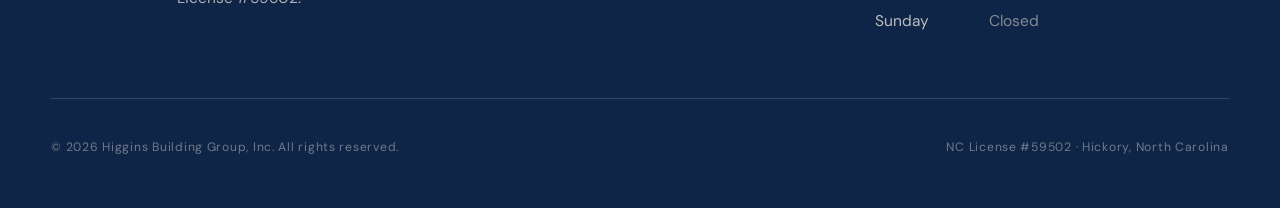
<file: testimonials.html>
<!DOCTYPE html>
<html lang="en">
<head>
    <meta charset="UTF-8">
    <meta name="viewport" content="width=device-width, initial-scale=1.0">
    <meta name="description" content="What our clients say — testimonials from the families who've built with Higgins Building Group, Inc.">
    <title>Testimonials · Higgins Building Group, Inc.</title>
    <link rel="stylesheet" href="styles.css">
    <link rel="icon" type="image/png" href="favicon.png">
    <link rel="apple-touch-icon" href="favicon.png">
    <link rel="preconnect" href="https://fonts.googleapis.com">
    <link rel="preconnect" href="https://fonts.gstatic.com" crossorigin>
</head>
<body>

<nav class="nav" aria-label="Primary">
    <div class="nav-inner">
        <a href="index.html" class="brand">
            <img src="hbglogo.png" alt="" class="brand-logo">
            <span class="brand-text">
                <span class="brand-mark">Higgins Building Group</span>
                <span class="brand-sub">Hickory, NC · Est. 2005</span>
            </span>
        </a>
        <button class="nav-toggle" aria-label="Toggle navigation" aria-expanded="false"><span></span><span></span><span></span></button>
        <ul class="nav-links">
            <li><a href="index.html">Home</a></li>
            <li><a href="about.html">About</a></li>
            <li><a href="properties.html">Properties</a></li>
            <li><a href="portfolio.html">Gallery</a></li>
            <li><a href="testimonials.html" class="active">Testimonials</a></li>
            <li><a href="contact.html">Contact</a></li>
        </ul>
        <a href="contact.html" class="nav-cta">Begin a Project</a>
    </div>
</nav>

<header class="page-hero with-rating">
    <div class="container reveal-stagger">
        <div>
            <span class="eyebrow">— In Their Words</span>
            <h1>The families who've<br>already <em>moved in</em>.</h1>
            <p class="lede">Our work is best described by the people who live in it. Below, reflections from clients across more than a decade of custom builds.</p>
        </div>
        <aside class="rating-card" aria-label="Houzz client rating summary">
            <div class="rating-card-head">
                <span class="rating-stars" aria-hidden="true">
                    <svg viewBox="0 0 24 24"><path d="M12 17.27 18.18 21l-1.64-7.03L22 9.24l-7.19-.61L12 2 9.19 8.63 2 9.24l5.46 4.73L5.82 21z"/></svg>
                    <svg viewBox="0 0 24 24"><path d="M12 17.27 18.18 21l-1.64-7.03L22 9.24l-7.19-.61L12 2 9.19 8.63 2 9.24l5.46 4.73L5.82 21z"/></svg>
                    <svg viewBox="0 0 24 24"><path d="M12 17.27 18.18 21l-1.64-7.03L22 9.24l-7.19-.61L12 2 9.19 8.63 2 9.24l5.46 4.73L5.82 21z"/></svg>
                    <svg viewBox="0 0 24 24"><path d="M12 17.27 18.18 21l-1.64-7.03L22 9.24l-7.19-.61L12 2 9.19 8.63 2 9.24l5.46 4.73L5.82 21z"/></svg>
                    <svg viewBox="0 0 24 24"><path d="M12 17.27 18.18 21l-1.64-7.03L22 9.24l-7.19-.61L12 2 9.19 8.63 2 9.24l5.46 4.73L5.82 21z"/></svg>
                </span>
                <span class="rating-score">5.0</span>
                <span class="rating-divider"></span>
                <span class="rating-count">91 Reviews</span>
            </div>
            <div class="rating-rows">
                <div class="rating-row">
                    <span class="label">Work Quality</span>
                    <span class="bar" aria-hidden="true">
                        <span></span><span></span><span></span><span></span><span></span>
                    </span>
                    <span class="val">5.0</span>
                </div>
                <div class="rating-row">
                    <span class="label">Communication</span>
                    <span class="bar" aria-hidden="true">
                        <span></span><span></span><span></span><span></span><span></span>
                    </span>
                    <span class="val">5.0</span>
                </div>
                <div class="rating-row">
                    <span class="label">Value</span>
                    <span class="bar" aria-hidden="true">
                        <span></span><span></span><span></span><span></span><span></span>
                    </span>
                    <span class="val">5.0</span>
                </div>
            </div>
            <div class="rating-source">
                <span class="dot"></span>
                <span>As Rated On Houzz</span>
            </div>
        </aside>
    </div>
</header>

<section class="t-feature">
    <div class="container">
        <div class="reveal">
            <span class="eyebrow" style="color: var(--mist); margin-bottom: 2rem; display: inline-flex;">— Featured Reflection</span>
            <blockquote>
                Higgins Building Group, Inc did a fantastic job building our home! We actually moved in a little earlier than anticipated even though building took place during the winter months of 2011 / 2012. The complete building process was surprisingly pleasant and exceeded our expectations.
            </blockquote>
            <div class="attr">
                <span class="name">Jeremy &amp; Beth Phillips</span>
                <span class="meta">Custom Residence · 2012</span>
            </div>
        </div>
    </div>
</section>

<section class="testimonials">
    <div class="container">
        <div class="section-head reveal">
            <div class="left">
                <span class="numeral">— Reflections</span>
                <span class="eyebrow">From Past Clients</span>
            </div>
            <h2>A decade of homes,<br>and the families inside them.</h2>
        </div>

        <div class="t-grid reveal-stagger">

            <article class="t-card">
                <span class="quote-mark">"</span>
                <blockquote>Our home was finished timely, within budget, with superb quality and we were communicated with throughout the entire process. We would highly recommend Mr. Higgins and his group to anyone. They built our home with such pride and demanded quality at every turn as if they were building their own home.</blockquote>
                <div class="attr">
                    <span class="name">— Jeremy &amp; Beth Phillips</span>
                    <span class="meta">Custom Home</span>
                </div>
            </article>

            <article class="t-card">
                <span class="quote-mark">"</span>
                <blockquote>The Higgins Group built our lakehouse about 15 months ago. It was clear from the beginning that Ben Higgins was not a passive owner. He was very involved in the detail of assuring our needs were met. The best part of the Higgins Group is that they exude a culture of customer focus. There were challenges along the way, with materials and the need to provide custom solutions regarding space, but those were resolved with unique, thoughtful solutions. Ben and his team have not left our side in assuring that the product they built has continued to meet our expectations.</blockquote>
                <div class="attr">
                    <span class="name">— Dave Dunning</span>
                    <span class="meta">Lake House</span>
                </div>
            </article>

            <article class="t-card">
                <span class="quote-mark">"</span>
                <blockquote>Ben and Kevin built our lake house, a project I thought I could never take on. Working with them made it not only possible but enjoyable. How often can you say we came in on budget and before deadline? but we did! I have done many renovations on my homes but have never rehired a contractor/builder. Now I will not build with anyone else again!</blockquote>
                <div class="attr">
                    <span class="name">— Mark &amp; Amanda Abrahm</span>
                    <span class="meta">Lake House</span>
                </div>
            </article>

            <article class="t-card">
                <span class="quote-mark">"</span>
                <blockquote>We moved into our dream home built by Higgins Building Group almost 1 year ago. Prior to signing on with Higgins, we interviewed several local builders. During our first meeting with Ben Higgins, we were impressed with his knowledge, professionalism and warm personality. During the building process, both Ben and Kevin were very generous in sharing their knowledge and experience in helping us select finishes to make our house a home. People in our neighborhood tell us we have the most beautiful home — and we certainly agree. WE ABSOLUTELY LOVE IT!</blockquote>
                <div class="attr">
                    <span class="name">— Bob &amp; Linda Dicianni</span>
                    <span class="meta">Custom Home</span>
                </div>
            </article>

            <article class="t-card">
                <span class="quote-mark">"</span>
                <blockquote>We used Ben and his team at the Higgins Building Group to build our home a few summers back. They built us a high quality beautiful home. During the construction we had no problems Ben and his team were very good listeners when it came to meeting our needs as well as offering great suggestions. Still to this day, we can call them if we have any questions. As a matter of fact Ben has a key to the house and checks on it for me from time to time.</blockquote>
                <div class="attr">
                    <span class="name">— Bob Edwards</span>
                    <span class="meta">Custom Home</span>
                </div>
            </article>

            <article class="t-card">
                <span class="quote-mark">"</span>
                <blockquote>Our experience with Higgins Building Group was indeed a positive one. There were never any disagreements over anything, because everything was in writing, and planned well. The quality of the workmanship is impeccable. We had 6 months to get out of our house, and we moved in on the day we were supposed to. Timing was perfect. This company also built our son's home, because of the positive experience we had. There were no surprises at the end. This company follows up, and there is a standard 1 year inspection after the construction. Can't beat that.</blockquote>
                <div class="attr">
                    <span class="name">— Donnie &amp; Kathy Fulbright</span>
                    <span class="meta">Custom Home</span>
                </div>
            </article>

            <article class="t-card">
                <span class="quote-mark">"</span>
                <blockquote>Higgins Building Group finished my basement which included a nice theater room and wet bar. Very professional group. Mr. Higgins always made himself available to address any concerns or problems. Excellent customer service and great quality work done in an efficient manner. Will be using them again for a covered patio and outdoor kitchen.</blockquote>
                <div class="attr">
                    <span class="name">— Roderick Hargrove</span>
                    <span class="meta">Basement Theater &amp; Bar</span>
                </div>
            </article>

            <article class="t-card">
                <span class="quote-mark">"</span>
                <blockquote>Higgins Building Group built our beautiful new home. Ben and his crew were like part of our family and made every step of this tedious process as pleasant as possible. We are very pleased with the quality and the craftsmanship of our home and were always treated in a professional and courteous manor. Higgins Building Group exceeded our expectations on every level. We highly recommend them to anyone building a new home or undertaking a remodeling project.</blockquote>
                <div class="attr">
                    <span class="name">— Nonie Sowers</span>
                    <span class="meta">Custom Home</span>
                </div>
            </article>

            <article class="t-card">
                <span class="quote-mark">"</span>
                <blockquote>As someone who is very much a perfectionist and is really particular with small details, I can say that Ben Higgins and his sub-contractors went above and beyond to make sure that I was satisfied with their work. He was always very polite and courteous and even though I knew he had more than one project, he never failed to make me feel like I was his number one priority. Our home was completed in record speed with the highest attention to detail. Higgins Building Group was the first contractor that we interviewed for our home and after having interviewed 8 more after him, we went back and contracted Ben Higgins. He does top quality work at a very fair price.</blockquote>
                <div class="attr">
                    <span class="name">— Ashley Bartok</span>
                    <span class="meta">Custom Home</span>
                </div>
            </article>

            <article class="t-card">
                <span class="quote-mark">"</span>
                <blockquote>Ben helped us through the overwhelming process of our first building project with calm nerves. Our plans called for some unusual features that Ben and his crew were willing and able to tackle. He and his assistants were willing to work with us creatively as we built our retro Cape Cod. Ben was most responsive throughout the process and remains so more than a year after we moved into the house.</blockquote>
                <div class="attr">
                    <span class="name">— Tym &amp; Tammy Wilson</span>
                    <span class="meta">Cape Cod Build</span>
                </div>
            </article>

            <article class="t-card">
                <span class="quote-mark">"</span>
                <blockquote>Although we began with a framed "spec" house on a beautiful lot on Lake James, Ben and his team of professional subcontractors was able to alter the original plan, incorporate our vision and build our sensational home. During the building process our business relationship developed into a personal relationship making the entire process an extremely pleasant experience. We would highly recommend the Higgins Building Group to anyone seeking to build the home of their dreams.</blockquote>
                <div class="attr">
                    <span class="name">— Jim Rooney</span>
                    <span class="meta">Lake James Residence</span>
                </div>
            </article>

            <article class="t-card">
                <span class="quote-mark">"</span>
                <blockquote>I don't think my wife will ever recover from the wonderful house you built us in Newton. We have been looking for a house after our move from Newton back to our roots area for 11 months now, and my wife is spoiled to the outstanding job you did. You helped us find a great plan, consulted on lot selection, consulted on all the things we picked out, modified the plan as we wished, and followed up after we closed very timely. I wish you were here so we could have you build us another one.</blockquote>
                <div class="attr">
                    <span class="name">— Ron Steele</span>
                    <span class="meta">Custom Home · Newton, NC</span>
                </div>
            </article>

            <article class="t-card">
                <span class="quote-mark">"</span>
                <blockquote>You can count Pam and I as one of your many satisfied customers. Many people told us building a home would be a very stressful and taxing process. However, you and your team made the building process painless, fun and exciting. Your professionalism, customer service, quality and attention to detail is second to none. Your expertise and vision in the building process led us to make changes from our initial plans that we are very pleased with today. We love our home and feel very fortunate that we contracted with Higgins Building Group.</blockquote>
                <div class="attr">
                    <span class="name">— Mike &amp; Pam Albright</span>
                    <span class="meta">Custom Home</span>
                </div>
            </article>

        </div>
    </div>
</section>

<section class="cta-strip section-alt">
    <div class="container">
        <div class="cta-inner reveal">
            <div>
                <span class="numeral">— Begin</span>
                <h2 style="margin-top: 1rem;">Become the next family<br>to move in.</h2>
            </div>
            <div class="right">
                <p>We're happy to put you in touch with past clients directly. Hearing about the process from people who've lived through it is the best due diligence you can do.</p>
                <a href="contact.html" class="btn btn-filled">Begin a Project <span class="arrow"></span></a>
            </div>
        </div>
    </div>
</section>

<footer class="footer">
    <div class="container">
        <div class="footer-grid">
            <div class="brand-block">
                <img src="hbglogo.png" alt="Higgins Building Group logo" class="footer-logo">
                <div class="brand-block-text">
                    <span class="brand-mark">Higgins Building Group, Inc.</span>
                    <span class="brand-sub">Hickory, NC · Est. 2005</span>
                    <p>Custom luxury home builders serving Hickory, Catawba County, Lake James, and Western North Carolina. NC License #59502.</p>
                </div>
            </div>
            <div>
                <h4>Navigate</h4>
                <ul>
                    <li><a href="index.html">Home</a></li>
                    <li><a href="about.html">About</a></li>
                    <li><a href="properties.html">Properties</a></li>
                    <li><a href="portfolio.html">Gallery</a></li>
                    <li><a href="testimonials.html">Testimonials</a></li>
                    <li><a href="contact.html">Contact</a></li>
                </ul>
            </div>
            <div>
                <h4>Studio</h4>
                <ul>
                    <li>446 9th Street SE</li>
                    <li>Hickory, NC 28602</li>
                    <li><a href="tel:+18289942100">(828) 994-2100</a></li>
                    <li><a href="mailto:info@higginsbuildinggroup.com">info@higginsbuildinggroup.com</a></li>
                </ul>
            </div>
            <div>
                <h4>Hours</h4>
                <ul class="hours-list">
                    <li><span class="day">Monday</span><span class="time">8AM–5PM</span></li>
                    <li><span class="day">Tuesday</span><span class="time">8AM–5PM</span></li>
                    <li><span class="day">Wednesday</span><span class="time">8AM–5PM</span></li>
                    <li><span class="day">Thursday</span><span class="time">8AM–5PM</span></li>
                    <li><span class="day">Friday</span><span class="time">8AM–5PM</span></li>
                    <li><span class="day">Saturday</span><span class="time">Closed</span></li>
                    <li><span class="day">Sunday</span><span class="time">Closed</span></li>
                </ul>
            </div>
            <div>
                <h4>Connect</h4>
                <ul>
                    <li><a href="https://www.houzz.com/pro/higginsbuildinggroup/higgins-building-group-inc" target="_blank" rel="noopener">Houzz</a></li>
                    <li><a href="https://www.facebook.com/higginsbuildinggroup" target="_blank" rel="noopener">Facebook</a></li>
                </ul>
            </div>
        </div>
        <div class="footer-base">
            <span>© <span id="year"></span> Higgins Building Group, Inc. All rights reserved.</span>
            <span>NC License #59502 · Hickory, North Carolina</span>
        </div>
    </div>
</footer>

<script>document.getElementById('year').textContent = new Date().getFullYear();</script>
<script src="script.js"></script>
</body>
</html>
</file>
<file: styles.css>
/* ==========================================================================
   HIGGINS BUILDING GROUP — STYLES
   Editorial / luxury aesthetic. Fraunces (display) + Manrope (text).
   ========================================================================== */

@import url('https://fonts.googleapis.com/css2?family=Instrument+Serif:ital@0;1&family=DM+Sans:opsz,wght@9..40,300;9..40,400;9..40,500;9..40,600;9..40,700&display=swap');

/* ---------- Tokens ------------------------------------------------------- */
:root {
    --bone: #FFFFFF;            /* pure white base */
    --paper: #F4F7FB;            /* very pale blue-tinted white */
    --paper-2: #E8EFF7;          /* light blue-gray for accent sections */
    --ink: #0F2547;              /* deep HBG navy */
    --ink-soft: #1E3A66;         /* softer navy */
    --stone: #4A6280;            /* muted blue-gray */
    --mist: #B8C4D6;             /* light blue-gray */
    --line: rgba(15, 37, 71, 0.14);
    --line-soft: rgba(15, 37, 71, 0.07);
    --forest: #0A1B36;           /* deepest navy for dark sections */
    --brass: #D4A017;            /* HBG gold/yellow accent */
    --brass-soft: #EDC34A;       /* lighter yellow for hover states */
    --alt-blue: #F4F8FD;         /* very light blue for alternating sections */

    --serif: 'Instrument Serif', 'Times New Roman', serif;
    --sans: 'DM Sans', system-ui, sans-serif;

    --ease: cubic-bezier(0.22, 1, 0.36, 1);
    --ease-2: cubic-bezier(0.65, 0, 0.35, 1);

    --maxw: 1400px;
    --pad-x: clamp(1.25rem, 4vw, 4rem);
}

/* ---------- Reset -------------------------------------------------------- */
*, *::before, *::after { box-sizing: border-box; margin: 0; padding: 0; }
html { scroll-behavior: smooth; -webkit-text-size-adjust: 100%; }
body {
    font-family: var(--sans);
    font-weight: 400;
    font-size: 17px;
    line-height: 1.65;
    color: var(--ink);
    background: var(--bone);
    -webkit-font-smoothing: antialiased;
    -moz-osx-font-smoothing: grayscale;
    overflow-x: hidden;
}
img { display: block; max-width: 100%; height: auto; }
a { color: inherit; text-decoration: none; }
button { font: inherit; color: inherit; background: none; border: none; cursor: pointer; }
ul, ol { list-style: none; }

/* Subtle paper grain across the entire site */
body::before {
    content: '';
    position: fixed;
    inset: 0;
    pointer-events: none;
    z-index: 1;
    background-image: url("data:image/svg+xml;utf8,<svg xmlns='http://www.w3.org/2000/svg' width='200' height='200'><filter id='n'><feTurbulence type='fractalNoise' baseFrequency='0.9' numOctaves='2' stitchTiles='stitch'/><feColorMatrix values='0 0 0 0 0  0 0 0 0 0  0 0 0 0 0  0 0 0 0.025 0'/></filter><rect width='100%' height='100%' filter='url(%23n)'/></svg>");
    mix-blend-mode: multiply;
    opacity: 0.4;
}

/* ---------- Typography --------------------------------------------------- */
h1, h2, h3, h4 {
    font-family: var(--serif);
    font-weight: 400;
    line-height: 1.05;
    letter-spacing: -0.015em;
    color: var(--ink);
}
h1 { font-size: clamp(2.5rem, 7vw, 6.5rem); letter-spacing: -0.02em; }
h2 { font-size: clamp(2rem, 4.5vw, 4rem); letter-spacing: -0.02em; }
h3 { font-size: clamp(1.4rem, 2.4vw, 2rem); letter-spacing: -0.012em; }
h4 { font-size: 1.15rem; letter-spacing: -0.005em; }

p { font-size: clamp(0.98rem, 1.05vw, 1.075rem); line-height: 1.7; color: var(--ink-soft); }
.lede { font-size: clamp(1.1rem, 1.5vw, 1.4rem); line-height: 1.55; color: var(--ink-soft); }

.eyebrow {
    font-family: var(--sans);
    font-size: 0.86rem;
    font-weight: 600;
    letter-spacing: 0.24em;
    text-transform: uppercase;
    color: var(--stone);
    display: inline-flex;
    align-items: center;
    gap: 0.95rem;
}
.eyebrow::before {
    content: '';
    width: 34px;
    height: 2px;
    background: var(--brass);
    display: inline-block;
}
.eyebrow.no-rule::before { display: none; }

.numeral {
    font-family: var(--serif);
    font-style: italic;
    font-weight: 400;
    font-size: 1.15rem;
    color: var(--brass);
    letter-spacing: 0.05em;
}

/* ---------- Layout primitives ------------------------------------------- */
.container { max-width: var(--maxw); margin: 0 auto; padding-inline: var(--pad-x); position: relative; z-index: 2; }
.container-narrow { max-width: 920px; margin: 0 auto; padding-inline: var(--pad-x); position: relative; z-index: 2; }

section { position: relative; }

.divider {
    width: 100%;
    height: 1px;
    background: var(--line);
    margin: 0;
}

/* Alternating section backgrounds */
.section-alt,
.section.section-alt,
section.section-alt,
header.section-alt {
    background: var(--alt-blue);
}

/* ---------- Navigation --------------------------------------------------- */
.nav {
    position: fixed;
    top: 0; left: 0; right: 0;
    z-index: 100;
    padding: 1.25rem var(--pad-x);
    background: var(--ink);
    border-bottom: 1px solid rgba(255, 255, 255, 0.08);
    transition: background-color 0.4s var(--ease), padding 0.4s var(--ease), box-shadow 0.4s var(--ease), backdrop-filter 0.4s var(--ease);
}
.nav.scrolled {
    background: var(--forest);
    padding: 0.85rem var(--pad-x);
    box-shadow: 0 4px 24px rgba(10, 27, 54, 0.25);
}
/* Home page: nav starts transparent over hero, becomes solid past hero */
.nav.nav-home {
    background: transparent;
    border-bottom: 1px solid rgba(255, 255, 255, 0.10);
    box-shadow: none;
}
.nav.nav-home.nav-solid {
    background: var(--ink);
    border-bottom: 1px solid rgba(255, 255, 255, 0.08);
    box-shadow: 0 4px 24px rgba(10, 27, 54, 0.28);
    padding: 0.85rem var(--pad-x);
}
.nav-inner {
    max-width: var(--maxw);
    margin: 0 auto;
    display: flex;
    align-items: center;
    justify-content: space-between;
    gap: 2rem;
}
.brand {
    display: flex;
    align-items: center;
    gap: 0.9rem;
    line-height: 1;
}
.brand-logo {
    height: 44px;
    width: auto;
    display: block;
}
.brand-text {
    display: flex;
    flex-direction: column;
}
.brand-mark {
    font-family: var(--serif);
    font-weight: 400;
    font-size: 1.55rem;
    letter-spacing: -0.01em;
    color: var(--bone);
}
.brand-mark em {
    font-style: italic;
    font-weight: 400;
    color: var(--brass);
}
.brand-sub {
    font-size: 0.62rem;
    font-weight: 500;
    letter-spacing: 0.32em;
    text-transform: uppercase;
    color: rgba(255, 255, 255, 0.5);
    margin-top: 0.4rem;
}
.nav-links {
    display: flex;
    gap: 2.4rem;
    align-items: center;
}
.nav-links a {
    font-size: 0.78rem;
    font-weight: 500;
    letter-spacing: 0.18em;
    text-transform: uppercase;
    color: rgba(255, 255, 255, 0.78);
    position: relative;
    padding: 0.4rem 0;
    transition: color 0.3s var(--ease);
}
.nav-links a::after {
    content: '';
    position: absolute;
    left: 0; bottom: 0;
    height: 1px;
    width: 100%;
    background: var(--brass);
    transform: scaleX(0);
    transform-origin: left;
    transition: transform 0.4s var(--ease);
}
.nav-links a:hover { color: var(--bone); }
.nav-links a:hover::after,
.nav-links a.active::after { transform: scaleX(1); }
.nav-links a.active { color: var(--bone); }

.nav-cta {
    font-size: 0.78rem;
    font-weight: 500;
    letter-spacing: 0.18em;
    text-transform: uppercase;
    color: var(--bone);
    border: 1px solid rgba(255, 255, 255, 0.4);
    padding: 0.7rem 1.2rem;
    transition: background 0.3s var(--ease), color 0.3s var(--ease), border-color 0.3s var(--ease);
}
.nav-cta:hover { background: var(--brass); color: var(--ink); border-color: var(--brass); }

.nav-toggle {
    display: none;
    flex-direction: column;
    gap: 5px;
    width: 28px;
    padding: 6px 0;
}
.nav-toggle span {
    display: block;
    width: 100%;
    height: 1.5px;
    background: var(--bone);
    transition: transform 0.4s var(--ease), opacity 0.3s var(--ease);
}

@media (max-width: 900px) {
    .nav-toggle { display: flex; }
    .nav-cta { display: none; }
    .nav-links {
        position: fixed;
        inset: 0;
        background: var(--ink);
        flex-direction: column;
        justify-content: center;
        gap: 2.4rem;
        transform: translateY(-100%);
        transition: transform 0.6s var(--ease);
        z-index: 99;
    }
    .nav.open .nav-links { transform: translateY(0); }
    .nav-links a { font-size: 1rem; color: rgba(255,255,255,0.85); }
    .nav.open .nav-toggle span:nth-child(1) { transform: translateY(7px) rotate(45deg); }
    .nav.open .nav-toggle span:nth-child(2) { opacity: 0; }
    .nav.open .nav-toggle span:nth-child(3) { transform: translateY(-7px) rotate(-45deg); }
}

/* ---------- Buttons ------------------------------------------------------ */
.btn {
    display: inline-flex;
    align-items: center;
    gap: 0.85rem;
    font-size: 0.8rem;
    font-weight: 500;
    letter-spacing: 0.2em;
    text-transform: uppercase;
    padding: 1.05rem 1.8rem;
    border: 1px solid var(--ink);
    color: var(--ink);
    transition: background 0.4s var(--ease), color 0.4s var(--ease), border-color 0.4s var(--ease);
}
.btn .arrow {
    width: 18px; height: 1px; background: currentColor; position: relative;
    transition: width 0.4s var(--ease);
}
.btn .arrow::after {
    content: ''; position: absolute; right: 0; top: -3px;
    width: 7px; height: 7px;
    border-top: 1px solid currentColor;
    border-right: 1px solid currentColor;
    transform: rotate(45deg);
}
.btn:hover { background: var(--ink); color: var(--bone); }
.btn:hover .arrow { width: 26px; }
.btn.btn-light { color: var(--bone); border-color: var(--bone); }
.btn.btn-light:hover { background: var(--bone); color: var(--ink); }
.btn.btn-filled { background: var(--ink); color: var(--bone); }
.btn.btn-filled:hover { background: transparent; color: var(--ink); }

/* Text-style link with arrow */
.tlink {
    display: inline-flex;
    align-items: center;
    gap: 0.7rem;
    font-size: 0.78rem;
    font-weight: 500;
    letter-spacing: 0.2em;
    text-transform: uppercase;
    color: var(--ink);
    border-bottom: 1px solid var(--ink);
    padding-bottom: 0.35rem;
    transition: gap 0.4s var(--ease), color 0.3s var(--ease), border-color 0.3s var(--ease);
}
.tlink:hover { gap: 1.1rem; color: var(--brass); border-color: var(--brass); }

/* ---------- HERO (home) — rotating slideshow background ---------------- */
.hero {
    position: relative;
    height: 100vh;          /* lock to one viewport, no scroll needed */
    min-height: 640px;       /* sane minimum on tiny screens */
    padding-top: clamp(6rem, 12vh, 10rem);
    padding-bottom: 0;
    overflow: hidden;
    isolation: isolate;
    display: flex;
    flex-direction: column;
    background: var(--forest);
}
/* Slideshow layers stack absolute behind everything */
.hero-slides {
    position: absolute;
    inset: 0;
    z-index: 0;
}
.hero-slide {
    position: absolute;
    inset: 0;
    background-size: cover;
    background-position: center;
    background-repeat: no-repeat;
    opacity: 0;
    transform: scale(1.06);
    transition: opacity 1.6s var(--ease), transform 9s linear;
}
.hero-slide.active {
    opacity: 1;
    transform: scale(1.0);
}
/* Dark gradient overlay for text legibility */
.hero::before {
    content: '';
    position: absolute;
    inset: 0;
    z-index: 1;
    background:
        linear-gradient(95deg,
            rgba(10, 27, 54, 0.78) 0%,
            rgba(10, 27, 54, 0.55) 38%,
            rgba(10, 27, 54, 0.22) 70%,
            rgba(10, 27, 54, 0.14) 100%),
        linear-gradient(180deg,
            rgba(10, 27, 54, 0.32) 0%,
            rgba(10, 27, 54, 0.0) 28%,
            rgba(10, 27, 54, 0.0) 58%,
            rgba(10, 27, 54, 0.62) 100%);
    pointer-events: none;
}
.hero > .container {
    z-index: 2;
    width: 100%;
    max-width: var(--maxw);
    flex: 1;
    display: flex;
    flex-direction: column;
    min-height: 0;
}
.hero-grid {
    flex: 1;                           /* fills remaining height above CTA bar */
    display: flex;
    flex-direction: column;
    justify-content: flex-start;       /* text moved up */
    padding-top: clamp(1.5rem, 5vh, 4rem);   /* controlled top breathing room */
    padding-bottom: 1rem;
    min-height: 0;                     /* allow flex shrink so CTA stays in view */
}
.hero-text { max-width: 880px; }
.hero-eyebrow {
    margin-bottom: 1.25rem;
    color: rgba(255, 255, 255, 0.92);
    font-weight: 600;
    animation: heroFadeIn 1.1s 0.15s var(--ease) both;
}
.hero-eyebrow::before { background: var(--brass-soft); }
.hero h1 {
    font-weight: 400;
    line-height: 1.02;
    color: var(--bone);
    text-shadow: 0 2px 24px rgba(0, 0, 0, 0.45);
    font-size: clamp(2.55rem, 5.8vw, 5.2rem);
    animation: heroFadeIn 1.2s 0.25s var(--ease) both;
}
.hero h1 em {
    font-style: italic;
    font-weight: 400;
    color: var(--brass-soft);
}
.hero-meta {
    display: flex;
    flex-wrap: wrap;
    align-items: end;
    gap: 3rem;
    margin-top: 1.5rem;
    padding-top: 1.25rem;
    border-top: 1px solid rgba(255, 255, 255, 0.30);
    max-width: 720px;
    animation: heroFadeIn 1.2s 0.4s var(--ease) both;
}
.hero-meta p {
    max-width: 600px;
    font-size: clamp(0.95rem, 1.05vw, 1.05rem);
    color: rgba(255, 255, 255, 0.95);
    text-shadow: 0 1px 12px rgba(0, 0, 0, 0.5);
    line-height: 1.55;
}

/* Bottom CTA tab row — flush at bottom of hero, sits over image */
.hero-cta-bar {
    position: relative;
    z-index: 2;
    padding: 0 0 clamp(1.25rem, 3vh, 2.5rem);
    animation: heroFadeIn 1.2s 0.55s var(--ease) both;
}
.hero-cta-bar-inner {
    display: grid;
    grid-template-columns: 1fr 1fr auto 1fr 1fr;
    align-items: center;
    gap: clamp(0.6rem, 1.2vw, 1.25rem);
    max-width: 1180px;
    margin: 0 auto;
    padding-inline: var(--pad-x);
}
.hero-cta-tab {
    display: flex;
    align-items: center;
    justify-content: center;
    gap: 0.65rem;
    padding: clamp(1rem, 1.8vh, 1.3rem) 1.3rem;
    border: 1px solid rgba(255, 255, 255, 0.55);
    background: rgba(10, 27, 54, 0.32);
    backdrop-filter: blur(6px);
    -webkit-backdrop-filter: blur(6px);
    color: var(--bone);
    font-size: clamp(0.72rem, 0.88vw, 0.82rem);
    font-weight: 600;
    letter-spacing: 0.22em;
    text-transform: uppercase;
    text-align: center;
    transition: background 0.4s var(--ease), color 0.4s var(--ease), border-color 0.4s var(--ease), transform 0.4s var(--ease);
}
.hero-cta-tab:hover {
    background: var(--brass);
    color: var(--ink);
    border-color: var(--brass);
    transform: translateY(-2px);
}
.hero-cta-logo {
    display: flex;
    align-items: center;
    justify-content: center;
    width: clamp(88px, 9vw, 128px);
    height: clamp(88px, 9vw, 128px);
    flex-shrink: 0;
}
.hero-cta-logo img {
    width: 100%;
    height: 100%;
    object-fit: contain;
    filter: drop-shadow(0 8px 24px rgba(0, 0, 0, 0.50));
    transition: transform 0.5s var(--ease);
}
.hero-cta-logo:hover img { transform: scale(1.05); }

@keyframes heroFadeIn {
    from { opacity: 0; transform: translateY(18px); }
    to   { opacity: 1; transform: translateY(0); }
}

@media (max-width: 1100px) {
    .hero::before {
        background:
            linear-gradient(180deg,
                rgba(10, 27, 54, 0.5) 0%,
                rgba(10, 27, 54, 0.4) 55%,
                rgba(10, 27, 54, 0.7) 100%);
    }
}
@media (max-width: 900px) {
    .hero { height: auto; min-height: 100vh; }
    .hero-cta-bar-inner {
        grid-template-columns: 1fr 1fr;
        grid-template-areas:
            "logo logo"
            "a    b"
            "c    d";
        gap: 0.7rem;
    }
    .hero-cta-logo { grid-area: logo; justify-self: center; margin-bottom: 0.4rem; }
    .hero-cta-bar-inner > .hero-cta-tab:nth-child(1) { grid-area: a; }
    .hero-cta-bar-inner > .hero-cta-tab:nth-child(2) { grid-area: b; }
    .hero-cta-bar-inner > .hero-cta-tab:nth-child(4) { grid-area: c; }
    .hero-cta-bar-inner > .hero-cta-tab:nth-child(5) { grid-area: d; }
}
@media (max-width: 800px) {
    .hero { padding-top: 6.5rem; }
    .hero-meta { gap: 1.5rem; margin-top: 1.5rem; padding-top: 1.25rem; }
    .hero-meta p { font-size: 0.95rem; }
}
@media (max-width: 520px) {
    .hero h1 { font-size: clamp(2.2rem, 8vw, 2.9rem); }
    .hero-cta-tab { font-size: 0.72rem; padding: 0.9rem 0.6rem; letter-spacing: 0.18em; }
}

/* ---------- Section headers --------------------------------------------- */
.section {
    padding: clamp(3.5rem, 6vw, 6rem) 0;
}
.section-head {
    display: grid;
    grid-template-columns: 1fr 2fr;
    gap: 3rem;
    margin-bottom: 3rem;
    align-items: end;
}
.section-head .left { display: flex; flex-direction: column; gap: 1rem; }
.section-head h2 { max-width: 720px; }
@media (max-width: 800px) {
    .section-head { grid-template-columns: 1fr; gap: 1.5rem; margin-bottom: 3rem; }
}

/* ---------- Studio / Intro ---------------------------------------------- */
.studio { background: var(--bone); }
.studio-grid {
    display: grid;
    grid-template-columns: 1fr 1fr;
    gap: 5rem;
    align-items: center;
}
.studio-text .lede { margin-bottom: 1.5rem; }
.studio-text p + p { margin-top: 1.2rem; }
.studio-image {
    position: relative;
    aspect-ratio: 4/5;
    overflow: hidden;
}
.studio-image img { width: 100%; height: 100%; object-fit: cover; }
.studio-image .caption {
    position: absolute;
    bottom: 1.2rem; left: 1.2rem;
    background: var(--bone);
    padding: 0.7rem 1rem;
    font-size: 0.7rem;
    font-weight: 500;
    letter-spacing: 0.22em;
    text-transform: uppercase;
    color: var(--ink);
}
@media (max-width: 800px) { .studio-grid { grid-template-columns: 1fr; gap: 2.5rem; } }

/* ---------- Capabilities / Services ------------------------------------- */
.capabilities { background: var(--bone); }
.cap-grid {
    display: grid;
    grid-template-columns: repeat(4, 1fr);
    gap: 1px;
    background: var(--line);
    border-block: 1px solid var(--line);
}
.cap {
    background: var(--bone);
    padding: 2.5rem 2rem;
    display: flex;
    flex-direction: column;
    gap: 1.2rem;
    min-height: 320px;
    transition: background 0.4s var(--ease);
}
.cap:hover { background: var(--paper); }
.cap-num {
    font-family: var(--serif);
    font-style: italic;
    font-weight: 400;
    font-size: 0.9rem;
    color: var(--brass);
    letter-spacing: 0.05em;
}
.cap h3 { font-weight: 400; }
.cap p { font-size: 0.95rem; }
.cap-icon {
    width: 36px; height: 36px;
    margin-bottom: 0.5rem;
    color: var(--ink-soft);
}
@media (max-width: 1000px) { .cap-grid { grid-template-columns: repeat(2, 1fr); } }
@media (max-width: 540px)  { .cap-grid { grid-template-columns: 1fr; } }

/* ---------- Selected Work / Portfolio Preview --------------------------- */
.work { background: var(--bone); }
.work-grid {
    display: grid;
    grid-template-columns: repeat(12, 1fr);
    gap: 1.5rem;
}
.work-item { position: relative; overflow: hidden; }
.work-item img {
    width: 100%; height: 100%; object-fit: cover;
    transition: transform 1.4s var(--ease);
}
.work-item:hover img { transform: scale(1.05); }
.work-meta {
    display: flex;
    justify-content: space-between;
    align-items: baseline;
    margin-top: 1rem;
    padding-bottom: 1rem;
    border-bottom: 1px solid var(--line);
}
.work-meta h4 { font-weight: 400; }
.work-meta .loc {
    font-size: 0.72rem;
    font-weight: 500;
    letter-spacing: 0.2em;
    text-transform: uppercase;
    color: var(--stone);
}

.work-item.large { grid-column: span 7; aspect-ratio: 4/3; }
.work-item.small { grid-column: span 5; aspect-ratio: 4/4; }
.work-item.full  { grid-column: span 12; aspect-ratio: 16/8; }
.work-item.third { grid-column: span 4; aspect-ratio: 3/4; }

@media (max-width: 800px) {
    .work-item.large, .work-item.small, .work-item.third, .work-item.full {
        grid-column: span 12; aspect-ratio: 4/3;
    }
}

/* ---------- Recognition (logos / awards) --------------------------------- */
.recognition { background: var(--bone); color: var(--ink); }
.recognition h2 { color: var(--ink); }
.recognition .eyebrow { color: var(--stone); }
.recognition .eyebrow::before { background: var(--brass); }
.recognition p { color: var(--ink-soft); }

.awards-grid {
    display: grid;
    grid-template-columns: repeat(4, 1fr);
    gap: 0;
    margin-top: 4rem;
    border-top: 1px solid rgba(247, 240, 228, 0.18);
}
.award {
    padding: 2.5rem 1.5rem;
    border-right: 1px solid rgba(247, 240, 228, 0.18);
    border-bottom: 1px solid rgba(247, 240, 228, 0.18);
    display: flex;
    flex-direction: column;
    gap: 0.8rem;
}
.award:nth-child(4n) { border-right: none; }
.award h4 { font-family: var(--serif); font-weight: 400; color: var(--bone); font-size: 1.1rem; }
.award .org {
    font-size: 0.7rem;
    font-weight: 500;
    letter-spacing: 0.22em;
    text-transform: uppercase;
    color: var(--brass-soft);
}
.award p { font-size: 0.9rem; }

@media (max-width: 900px) { .awards-grid { grid-template-columns: repeat(2, 1fr); }
    .award:nth-child(4n) { border-right: 1px solid rgba(247,240,228,0.18); }
    .award:nth-child(2n) { border-right: none; }
}
@media (max-width: 540px) { .awards-grid { grid-template-columns: 1fr; }
    .award { border-right: none !important; }
}

/* ---------- CTA strip ---------------------------------------------------- */
.cta-strip {
    background: var(--bone);
    padding: clamp(2.75rem, 4.5vw, 4.5rem) 0;
}
.cta-inner {
    display: grid;
    grid-template-columns: 2fr 1fr;
    gap: 4rem;
    align-items: end;
}
.cta-inner h2 { max-width: 700px; }
.cta-inner .right { display: flex; flex-direction: column; gap: 1.2rem; }
@media (max-width: 800px) { .cta-inner { grid-template-columns: 1fr; gap: 2rem; } }

/* ---------- Footer ------------------------------------------------------- */
.footer {
    background: var(--ink);
    color: var(--mist);
    padding: clamp(4rem, 7vw, 6.5rem) 0 clamp(2.5rem, 4vw, 3.5rem);
    position: relative;
    z-index: 2;
}
.footer-grid {
    display: grid;
    grid-template-columns: 1.7fr 1fr 1fr 1.1fr 0.85fr;
    gap: clamp(2.5rem, 5vw, 5rem);
    padding-bottom: clamp(3rem, 5vw, 4.5rem);
    border-bottom: 1px solid rgba(247, 240, 228, 0.15);
}
.footer h4 {
    color: var(--bone);
    font-size: 0.75rem;
    font-weight: 600;
    letter-spacing: 0.30em;
    text-transform: uppercase;
    font-family: var(--sans);
    margin-bottom: clamp(1.5rem, 3vw, 2.25rem);
    white-space: nowrap;
}
.footer p, .footer li, .footer a {
    font-size: 0.97rem;
    color: rgba(247, 240, 228, 0.68);
    line-height: 1.6;
}
.footer ul {
    display: flex;
    flex-direction: column;
    gap: 0.85rem;
}
.footer a:hover { color: var(--bone); }

/* Studio logo in footer — small, above address */
.footer-studio-logo {
    display: block;
    height: 58px;
    width: auto;
    margin-bottom: 1.5rem;
    opacity: 0.88;
    filter: drop-shadow(0 2px 8px rgba(0,0,0,0.3));
}

/* Brand block (logo + name + description) */
.footer .brand-block {
    display: flex;
    align-items: flex-start;
    gap: 1.5rem;
}
.footer-logo {
    height: 88px;
    width: auto;
    flex-shrink: 0;
    display: block;
}
.brand-block-text { display: flex; flex-direction: column; }
.footer .brand-block .brand-mark {
    display: block;
    color: var(--bone);
    font-size: 1.35rem;
    line-height: 1.15;
}
.footer .brand-block .brand-sub {
    display: block;
    color: rgba(247, 240, 228, 0.55);
    margin-top: 0.55rem;
}
.footer .brand-block p { margin-top: 1rem; max-width: 320px; }

/* Hours list — day on left, time on right */
.footer .hours-list { gap: 0.85rem; }
.footer .hours-list li {
    display: flex;
    justify-content: space-between;
    gap: 1rem;
    font-size: 0.97rem;
}
.footer .hours-list li .day { color: rgba(247, 240, 228, 0.75); }
.footer .hours-list li .time { color: rgba(247, 240, 228, 0.50); font-variant-numeric: tabular-nums; }

/* Hours — grouped blocks (alternate style) */
.footer .hours-group {
    display: flex;
    flex-direction: column;
    gap: 0.2rem;
    margin-bottom: 1.25rem;
}
.footer .hours-group:last-child { margin-bottom: 0; }
.footer .hours-group .days { font-size: 0.97rem; color: rgba(247, 240, 228, 0.68); }
.footer .hours-group .times { font-size: 0.92rem; color: rgba(247, 240, 228, 0.45); font-variant-numeric: tabular-nums; }

/* Social links row */
.footer-social {
    display: flex;
    gap: 1.4rem;
    margin-top: 1.5rem;
}
.footer-social a {
    font-size: 0.82rem;
    font-weight: 600;
    letter-spacing: 0.18em;
    text-transform: uppercase;
    color: rgba(247, 240, 228, 0.55);
    transition: color 0.3s;
}
.footer-social a:hover { color: var(--brass-soft); }

.footer-base {
    margin-top: clamp(2rem, 3vw, 2.75rem);
    display: flex;
    flex-wrap: wrap;
    justify-content: space-between;
    gap: 1rem;
    font-size: 0.76rem;
    color: rgba(247, 240, 228, 0.42);
    letter-spacing: 0.06em;
}

@media (max-width: 1100px) {
    .footer-grid { grid-template-columns: 1.5fr 1fr 1fr; }
    .footer .brand-block { grid-column: 1 / -1; }
}
@media (max-width: 700px) {
    .footer-grid { grid-template-columns: 1fr 1fr; gap: 2.5rem 2rem; }
    .footer .brand-block { grid-column: 1 / -1; }
}
@media (max-width: 420px) {
    .footer-grid { grid-template-columns: 1fr; }
    .footer .brand-block { flex-direction: column; gap: 1.25rem; }
    .footer-logo { height: 72px; }
}

/* ---------- Page Hero (interior pages) ---------------------------------- */
.page-hero {
    padding-top: 9rem;
    padding-bottom: 2.5rem;
    border-bottom: 1px solid var(--line);
}
.page-hero .eyebrow { margin-bottom: 1.5rem; }
.page-hero h1 {
    font-size: clamp(2.5rem, 6vw, 5rem);
    font-weight: 400;
    margin-bottom: 1.5rem;
}
.page-hero h1 em { font-style: italic; font-weight: 400; color: var(--brass); }
.page-hero .lede { max-width: 720px; }

/* ---------- About page --------------------------------------------------- */
.about-statement { padding: clamp(2.75rem, 4.5vw, 4.5rem) 0; background: var(--paper); }
.about-statement-grid {
    display: grid;
    grid-template-columns: 1fr 1.3fr;
    gap: 5rem;
    align-items: start;
}
.about-statement .left h2 { font-style: italic; font-weight: 400; }
.about-statement .right p + p { margin-top: 1.2rem; }
@media (max-width: 800px) { .about-statement-grid { grid-template-columns: 1fr; gap: 2rem; } }

.principles { padding: clamp(2.75rem, 4.5vw, 4.5rem) 0; }
.principle-grid {
    display: grid;
    grid-template-columns: repeat(3, 1fr);
    gap: 3rem;
    margin-top: 3rem;
}
.principle {
    padding-top: 2rem;
    border-top: 1px solid var(--ink);
}
.principle .num {
    font-family: var(--serif);
    font-style: italic;
    font-weight: 400;
    font-size: 1rem;
    color: var(--brass);
    margin-bottom: 1rem;
    display: block;
}
.principle h3 { margin-bottom: 0.8rem; font-weight: 400; }
.principle p { font-size: 0.95rem; }
@media (max-width: 800px) { .principle-grid { grid-template-columns: 1fr; gap: 2rem; } }

.leadership { padding: clamp(2.75rem, 4.5vw, 4.5rem) 0; background: var(--bone); color: var(--ink); }
.leadership h2 { color: var(--ink); }
.leadership .eyebrow { color: var(--stone); }
.leadership .eyebrow::before { background: var(--brass); }
.leadership p { color: var(--ink-soft); }
.leader-grid {
    display: grid;
    grid-template-columns: 1fr 1fr;
    gap: 4rem;
    margin-top: 4rem;
}
.leader { padding-top: 2rem; border-top: 1px solid var(--line); }
.leader .role {
    font-size: 0.72rem;
    font-weight: 500;
    letter-spacing: 0.22em;
    text-transform: uppercase;
    color: var(--brass);
    margin-bottom: 0.7rem;
}
.leader h3 { font-family: var(--serif); font-weight: 400; color: var(--ink); margin-bottom: 0.8rem; }
@media (max-width: 700px) { .leader-grid { grid-template-columns: 1fr; gap: 2.5rem; } }

/* ---------- Properties page --------------------------------------------- */
.properties-empty { padding: clamp(3rem, 5vw, 5.5rem) 0; }
.empty-card {
    background: var(--paper);
    padding: clamp(2.5rem, 5vw, 5rem);
    border: 1px solid var(--line);
    display: grid;
    grid-template-columns: 1fr 1fr;
    gap: 4rem;
    align-items: center;
}
.empty-card .num {
    font-family: var(--serif);
    font-style: italic;
    font-weight: 400;
    font-size: 0.95rem;
    color: var(--brass);
    margin-bottom: 1rem;
    letter-spacing: 0.05em;
}
.empty-card h2 { margin-bottom: 1.5rem; }
.empty-card p { margin-bottom: 2rem; }
.notify-form { display: flex; flex-direction: column; gap: 1rem; }
.notify-form input {
    background: var(--bone);
    border: 1px solid var(--line);
    padding: 1rem 1.2rem;
    font-family: var(--sans);
    font-size: 0.95rem;
    color: var(--ink);
}
.notify-form input:focus { outline: none; border-color: var(--ink); }
.empty-card .right { display: flex; flex-direction: column; gap: 1.5rem; }
.empty-card .meta-row {
    display: flex;
    justify-content: space-between;
    padding: 1rem 0;
    border-bottom: 1px solid var(--line);
    font-size: 0.85rem;
}
.empty-card .meta-row .label {
    font-weight: 500;
    letter-spacing: 0.18em;
    text-transform: uppercase;
    font-size: 0.72rem;
    color: var(--stone);
}
@media (max-width: 800px) { .empty-card { grid-template-columns: 1fr; gap: 2.5rem; } }

/* ---------- Gallery page ------------------------------------------------- */
.gallery-filter {
    padding: 2rem 0;
    border-bottom: 1px solid var(--line);
    display: flex;
    flex-wrap: wrap;
    gap: 0.4rem;
    justify-content: space-between;
    align-items: center;
}
.filter-pills { display: flex; gap: 0.4rem; flex-wrap: wrap; }
.pill {
    font-size: 0.74rem;
    font-weight: 500;
    letter-spacing: 0.18em;
    text-transform: uppercase;
    padding: 0.6rem 1.1rem;
    border: 1px solid var(--line);
    color: var(--stone);
    transition: all 0.3s var(--ease);
}
.pill.active, .pill:hover { background: var(--ink); border-color: var(--ink); color: var(--bone); }
.gallery-count {
    font-size: 0.74rem;
    font-weight: 500;
    letter-spacing: 0.18em;
    text-transform: uppercase;
    color: var(--stone);
}

.gallery {
    padding: 4rem 0 6rem;
}
.gallery-grid {
    display: grid;
    grid-template-columns: repeat(12, 1fr);
    grid-auto-rows: 80px;
    gap: 1.2rem;
}
.gimg { position: relative; overflow: hidden; }
.gimg img { width: 100%; height: 100%; object-fit: cover; transition: transform 1.4s var(--ease); }
.gimg:hover img { transform: scale(1.04); }
.gimg .ginfo {
    position: absolute;
    inset: auto 0 0 0;
    padding: 1.2rem;
    background: linear-gradient(0deg, rgba(27,24,20,0.78) 0%, transparent 100%);
    color: var(--bone);
    opacity: 0;
    transition: opacity 0.4s var(--ease);
}
.gimg:hover .ginfo { opacity: 1; }
.gimg .ginfo .ttl { font-family: var(--serif); font-size: 1.2rem; font-weight: 400; }
.gimg .ginfo .sub {
    font-size: 0.7rem;
    font-weight: 500;
    letter-spacing: 0.2em;
    text-transform: uppercase;
    color: var(--brass-soft);
    margin-top: 0.3rem;
}

/* gallery item sizing */
.g-tall  { grid-column: span 4; grid-row: span 7; }
.g-wide  { grid-column: span 8; grid-row: span 5; }
.g-sq    { grid-column: span 4; grid-row: span 5; }
.g-mid   { grid-column: span 6; grid-row: span 6; }
.g-flat  { grid-column: span 6; grid-row: span 4; }
.g-block { grid-column: span 4; grid-row: span 6; }

@media (max-width: 900px) {
    .gallery-grid { grid-auto-rows: 70px; }
    .g-tall, .g-mid, .g-block { grid-column: span 6; grid-row: span 5; }
    .g-wide { grid-column: span 12; grid-row: span 5; }
    .g-sq { grid-column: span 6; grid-row: span 5; }
    .g-flat { grid-column: span 6; grid-row: span 4; }
}
@media (max-width: 600px) {
    .gallery-grid > * { grid-column: span 12 !important; grid-row: span 4 !important; }
    .gallery-grid { grid-auto-rows: 90px; }
}

/* ---------- Testimonials page ------------------------------------------- */
.testimonials { padding: clamp(2.75rem, 4.5vw, 4.5rem) 0; }
.t-grid {
    display: grid;
    grid-template-columns: 1fr 1fr;
    gap: 1.5rem 3.5rem;
    margin-top: 2rem;
}
.t-card {
    padding: 2.5rem 0;
    border-top: 1px solid var(--line);
    display: flex;
    flex-direction: column;
    gap: 1.5rem;
}
.t-card .quote-mark {
    font-family: var(--serif);
    font-style: italic;
    font-size: 3rem;
    color: var(--brass);
    line-height: 0.5;
    height: 1rem;
}
.t-card blockquote {
    font-family: var(--serif);
    font-weight: 400;
    font-size: clamp(1.1rem, 1.4vw, 1.3rem);
    line-height: 1.45;
    color: var(--ink);
    letter-spacing: -0.01em;
}
.t-card .attr {
    display: flex;
    flex-direction: column;
    gap: 0.2rem;
    margin-top: auto;
    padding-top: 1rem;
}
.t-card .attr .name {
    font-family: var(--serif);
    font-style: italic;
    font-weight: 400;
    font-size: 1.05rem;
    color: var(--ink);
}
.t-card .attr .meta {
    font-size: 0.72rem;
    font-weight: 500;
    letter-spacing: 0.2em;
    text-transform: uppercase;
    color: var(--stone);
}
@media (max-width: 800px) { .t-grid { grid-template-columns: 1fr; gap: 0; } }

.t-feature {
    background: var(--alt-blue);
    color: var(--ink);
    padding: clamp(2.75rem, 4.5vw, 4.5rem) 0;
    border-left: 4px solid var(--brass);
}
.t-feature blockquote {
    font-family: var(--serif);
    font-weight: 400;
    font-style: italic;
    font-size: clamp(1.5rem, 3vw, 2.6rem);
    line-height: 1.25;
    color: var(--ink);
    letter-spacing: -0.02em;
    max-width: 900px;
}
.t-feature .attr {
    margin-top: 2.5rem;
    padding-top: 2rem;
    border-top: 1px solid var(--line);
    display: flex;
    flex-direction: column;
    gap: 0.3rem;
}
.t-feature .attr .name { color: var(--ink); font-family: var(--serif); font-size: 1.1rem; }
.t-feature .attr .meta { color: var(--brass); font-size: 0.72rem; font-weight: 500; letter-spacing: 0.2em; text-transform: uppercase; }

/* ---------- Contact page ------------------------------------------------- */
.contact-grid {
    display: grid;
    grid-template-columns: 1.2fr 1fr;
    gap: 5rem;
    padding: clamp(2.75rem, 4.5vw, 4.5rem) 0;
    align-items: start;
}
.contact-form { display: flex; flex-direction: column; gap: 1.2rem; }
.field { display: flex; flex-direction: column; gap: 0.5rem; }
.field label {
    font-size: 0.7rem;
    font-weight: 500;
    letter-spacing: 0.22em;
    text-transform: uppercase;
    color: var(--stone);
}
.field input, .field select, .field textarea {
    background: transparent;
    border: none;
    border-bottom: 1px solid var(--line);
    padding: 0.7rem 0;
    font-family: var(--sans);
    font-size: 1rem;
    color: var(--ink);
    transition: border-color 0.3s var(--ease);
}
.field input:focus, .field select:focus, .field textarea:focus {
    outline: none;
    border-bottom-color: var(--ink);
}
.field textarea { resize: vertical; min-height: 110px; }
.field-row {
    display: grid;
    grid-template-columns: 1fr 1fr;
    gap: 1.5rem;
}
@media (max-width: 600px) { .field-row { grid-template-columns: 1fr; } }

.contact-info { display: flex; flex-direction: column; gap: 2rem; }
.info-block {
    padding: 1.4rem 0;
    border-top: 1px solid var(--line);
}
.info-block:last-child { border-bottom: 1px solid var(--line); }
.info-block .label {
    font-size: 0.7rem;
    font-weight: 500;
    letter-spacing: 0.22em;
    text-transform: uppercase;
    color: var(--stone);
    margin-bottom: 0.5rem;
    display: block;
}
.info-block .value {
    font-family: var(--serif);
    font-weight: 400;
    font-size: 1.25rem;
    line-height: 1.4;
}
.info-block .value a { transition: color 0.3s var(--ease); }
.info-block .value a:hover { color: var(--brass); }

@media (max-width: 800px) {
    .contact-grid { grid-template-columns: 1fr; gap: 3rem; }
}

/* ---------- Reveal animations ------------------------------------------- */
.reveal {
    opacity: 0;
    transform: translateY(28px);
    transition: opacity 1s var(--ease), transform 1s var(--ease);
}
.reveal.in {
    opacity: 1;
    transform: translateY(0);
}
.reveal-stagger > * {
    opacity: 0;
    transform: translateY(24px);
    transition: opacity 0.9s var(--ease), transform 0.9s var(--ease);
}
.reveal-stagger.in > * { opacity: 1; transform: translateY(0); }
.reveal-stagger.in > *:nth-child(1) { transition-delay: 0.05s; }
.reveal-stagger.in > *:nth-child(2) { transition-delay: 0.15s; }
.reveal-stagger.in > *:nth-child(3) { transition-delay: 0.25s; }
.reveal-stagger.in > *:nth-child(4) { transition-delay: 0.35s; }
.reveal-stagger.in > *:nth-child(5) { transition-delay: 0.45s; }
.reveal-stagger.in > *:nth-child(6) { transition-delay: 0.55s; }

@media (prefers-reduced-motion: reduce) {
    *, *::before, *::after { animation: none !important; transition: none !important; }
    .reveal, .reveal-stagger > * { opacity: 1; transform: none; }
}

/* ---------- Testimonials page-hero with rating box ---------------------- */
.page-hero.with-rating .container {
    display: grid;
    grid-template-columns: 1.5fr 1fr;
    gap: clamp(2rem, 4vw, 4rem);
    align-items: center;
}
.page-hero.with-rating .lede { margin-top: 1rem; }

.rating-card {
    background: var(--bone);
    border: 1px solid var(--line);
    padding: clamp(1.75rem, 2.5vw, 2.5rem);
    box-shadow: 0 12px 40px rgba(15, 37, 71, 0.08);
    display: flex;
    flex-direction: column;
    gap: 1.5rem;
    /* Center the card in the space between text right edge and page right edge */
    margin-left: auto;
    width: min(100%, 380px);
}
.rating-card-head {
    display: flex;
    align-items: center;
    gap: 1rem;
    padding-bottom: 1.25rem;
    border-bottom: 1px solid var(--line);
}
.rating-stars {
    display: inline-flex;
    gap: 2px;
    color: var(--brass);
}
.rating-stars svg {
    width: 22px;
    height: 22px;
    fill: var(--brass);
    flex-shrink: 0;
}
.rating-score {
    font-family: var(--serif);
    font-size: 1.85rem;
    font-weight: 400;
    color: var(--ink);
    line-height: 1;
    letter-spacing: -0.01em;
    margin-left: 0.5rem;
}
.rating-divider {
    width: 1px;
    height: 24px;
    background: var(--line);
    margin: 0 0.25rem;
}
.rating-count {
    font-size: 0.92rem;
    color: var(--stone);
    font-weight: 500;
}
.rating-rows {
    display: flex;
    flex-direction: column;
    gap: 0.95rem;
}
.rating-row {
    display: grid;
    grid-template-columns: 7.5rem 1fr auto;
    align-items: center;
    gap: 1.1rem;
}
.rating-row .label {
    font-size: 0.85rem;
    font-weight: 500;
    color: var(--ink-soft);
    letter-spacing: 0.01em;
}
.rating-row .bar {
    display: flex;
    gap: 4px;
}
.rating-row .bar span {
    flex: 1;
    height: 14px;
    background: var(--brass);
    border-radius: 2px;
}
.rating-row .val {
    font-family: var(--serif);
    font-size: 1.05rem;
    font-weight: 400;
    color: var(--ink);
    min-width: 1.8rem;
    text-align: right;
    font-variant-numeric: tabular-nums;
}
.rating-source {
    display: flex;
    align-items: center;
    gap: 0.55rem;
    padding-top: 1rem;
    border-top: 1px solid var(--line);
    font-size: 0.78rem;
    font-weight: 500;
    letter-spacing: 0.18em;
    text-transform: uppercase;
    color: var(--stone);
}
.rating-source .dot {
    width: 6px;
    height: 6px;
    background: var(--brass);
    border-radius: 50%;
}

@media (max-width: 900px) {
    .page-hero.with-rating .container {
        grid-template-columns: 1fr;
    }
    .rating-row { grid-template-columns: 6.5rem 1fr 2rem; }
}
@media (max-width: 480px) {
    .rating-row { grid-template-columns: 1fr auto; }
    .rating-row .bar { display: none; }
}

/* ---------- Credentials section ----------------------------------------- */
.credentials {
    background: var(--bone);
    padding: clamp(3rem, 5vw, 5rem) 0;
}
.credentials-grid {
    display: grid;
    grid-template-columns: 1.5fr 1fr 1fr;
    gap: clamp(2rem, 4vw, 4rem);
    margin-top: clamp(2rem, 4vw, 3.5rem);
    align-items: start;
}
.cred-block .cred-head {
    display: flex;
    align-items: baseline;
    gap: 0.7rem;
    padding-bottom: 1.25rem;
    margin-bottom: 1.5rem;
    border-bottom: 1px solid var(--line);
}
.cred-block .cred-count {
    font-family: var(--serif);
    font-size: 1.75rem;
    font-weight: 400;
    color: var(--brass);
    line-height: 1;
    letter-spacing: -0.01em;
}
.cred-block .cred-title {
    font-size: 0.78rem;
    font-weight: 600;
    letter-spacing: 0.22em;
    text-transform: uppercase;
    color: var(--ink);
}
/* Houzz year award cards */
.cred-awards {
    display: grid;
    grid-template-columns: repeat(4, 1fr);
    gap: 0.6rem;
}
.cred-award {
    aspect-ratio: 1 / 1.15;
    display: flex;
    flex-direction: column;
    align-items: center;
    justify-content: center;
    text-align: center;
    padding: 0.5rem 0.25rem;
    border: 1px solid var(--line);
    background: var(--bone);
    transition: transform 0.4s var(--ease), border-color 0.4s var(--ease), box-shadow 0.4s var(--ease);
}
.cred-award:hover {
    transform: translateY(-3px);
    border-color: var(--brass);
    box-shadow: 0 8px 22px rgba(15, 37, 71, 0.08);
}
.cred-award.gold { background: var(--brass); border-color: var(--brass); color: var(--ink); }
.cred-award.silver { background: var(--mist); border-color: var(--mist); color: var(--ink); }
.cred-award .yr {
    font-family: var(--serif);
    font-size: 1.55rem;
    font-weight: 400;
    line-height: 1;
    margin-bottom: 0.25rem;
    letter-spacing: -0.01em;
}
.cred-award .lbl {
    font-size: 0.55rem;
    font-weight: 600;
    letter-spacing: 0.14em;
    text-transform: uppercase;
    line-height: 1.2;
    opacity: 0.8;
}
.cred-award.gold .lbl,
.cred-award.silver .lbl { color: var(--ink); opacity: 0.7; }

/* Houzz badges */
.cred-badges {
    display: grid;
    grid-template-columns: repeat(2, 1fr);
    gap: 0.7rem;
}
.cred-badge {
    aspect-ratio: 1 / 1;
    display: flex;
    flex-direction: column;
    align-items: center;
    justify-content: center;
    gap: 0.4rem;
    padding: 0.85rem 0.5rem;
    border: 1px solid var(--line);
    background: var(--bone);
    text-align: center;
    transition: transform 0.4s var(--ease), border-color 0.4s var(--ease), box-shadow 0.4s var(--ease);
}
.cred-badge:hover {
    transform: translateY(-3px);
    border-color: var(--brass);
    box-shadow: 0 8px 22px rgba(15, 37, 71, 0.08);
}
.cred-badge .icon {
    width: 32px;
    height: 32px;
    color: var(--brass);
    display: flex;
    align-items: center;
    justify-content: center;
}
.cred-badge .icon svg { width: 100%; height: 100%; }
.cred-badge .name {
    font-size: 0.66rem;
    font-weight: 600;
    letter-spacing: 0.14em;
    text-transform: uppercase;
    color: var(--ink-soft);
    line-height: 1.2;
}

/* Affiliations */
.cred-affiliations {
    display: grid;
    grid-template-columns: repeat(2, 1fr);
    gap: 0.7rem;
}
.cred-aff {
    aspect-ratio: 1 / 1;
    display: flex;
    flex-direction: column;
    align-items: center;
    justify-content: center;
    gap: 0.5rem;
    padding: 0.85rem 0.5rem;
    border: 1px solid var(--line);
    background: var(--bone);
    text-align: center;
    transition: transform 0.4s var(--ease), border-color 0.4s var(--ease), box-shadow 0.4s var(--ease);
}
.cred-aff:hover {
    transform: translateY(-3px);
    border-color: var(--brass);
    box-shadow: 0 8px 22px rgba(15, 37, 71, 0.08);
}
.cred-aff .icon {
    width: 36px;
    height: 36px;
    color: var(--ink);
}
.cred-aff .icon svg { width: 100%; height: 100%; }
.cred-aff .abbr {
    font-family: var(--serif);
    font-size: 1rem;
    font-weight: 400;
    color: var(--ink);
    letter-spacing: -0.01em;
    line-height: 1;
}
.cred-aff .full {
    font-size: 0.58rem;
    font-weight: 600;
    letter-spacing: 0.12em;
    text-transform: uppercase;
    color: var(--stone);
    line-height: 1.25;
}

@media (max-width: 1000px) {
    .credentials-grid { grid-template-columns: 1fr; gap: 2.5rem; }
}
@media (max-width: 480px) {
    .cred-awards { grid-template-columns: repeat(4, 1fr); gap: 0.4rem; }
    .cred-award .yr { font-size: 1.25rem; }
}
</file>
